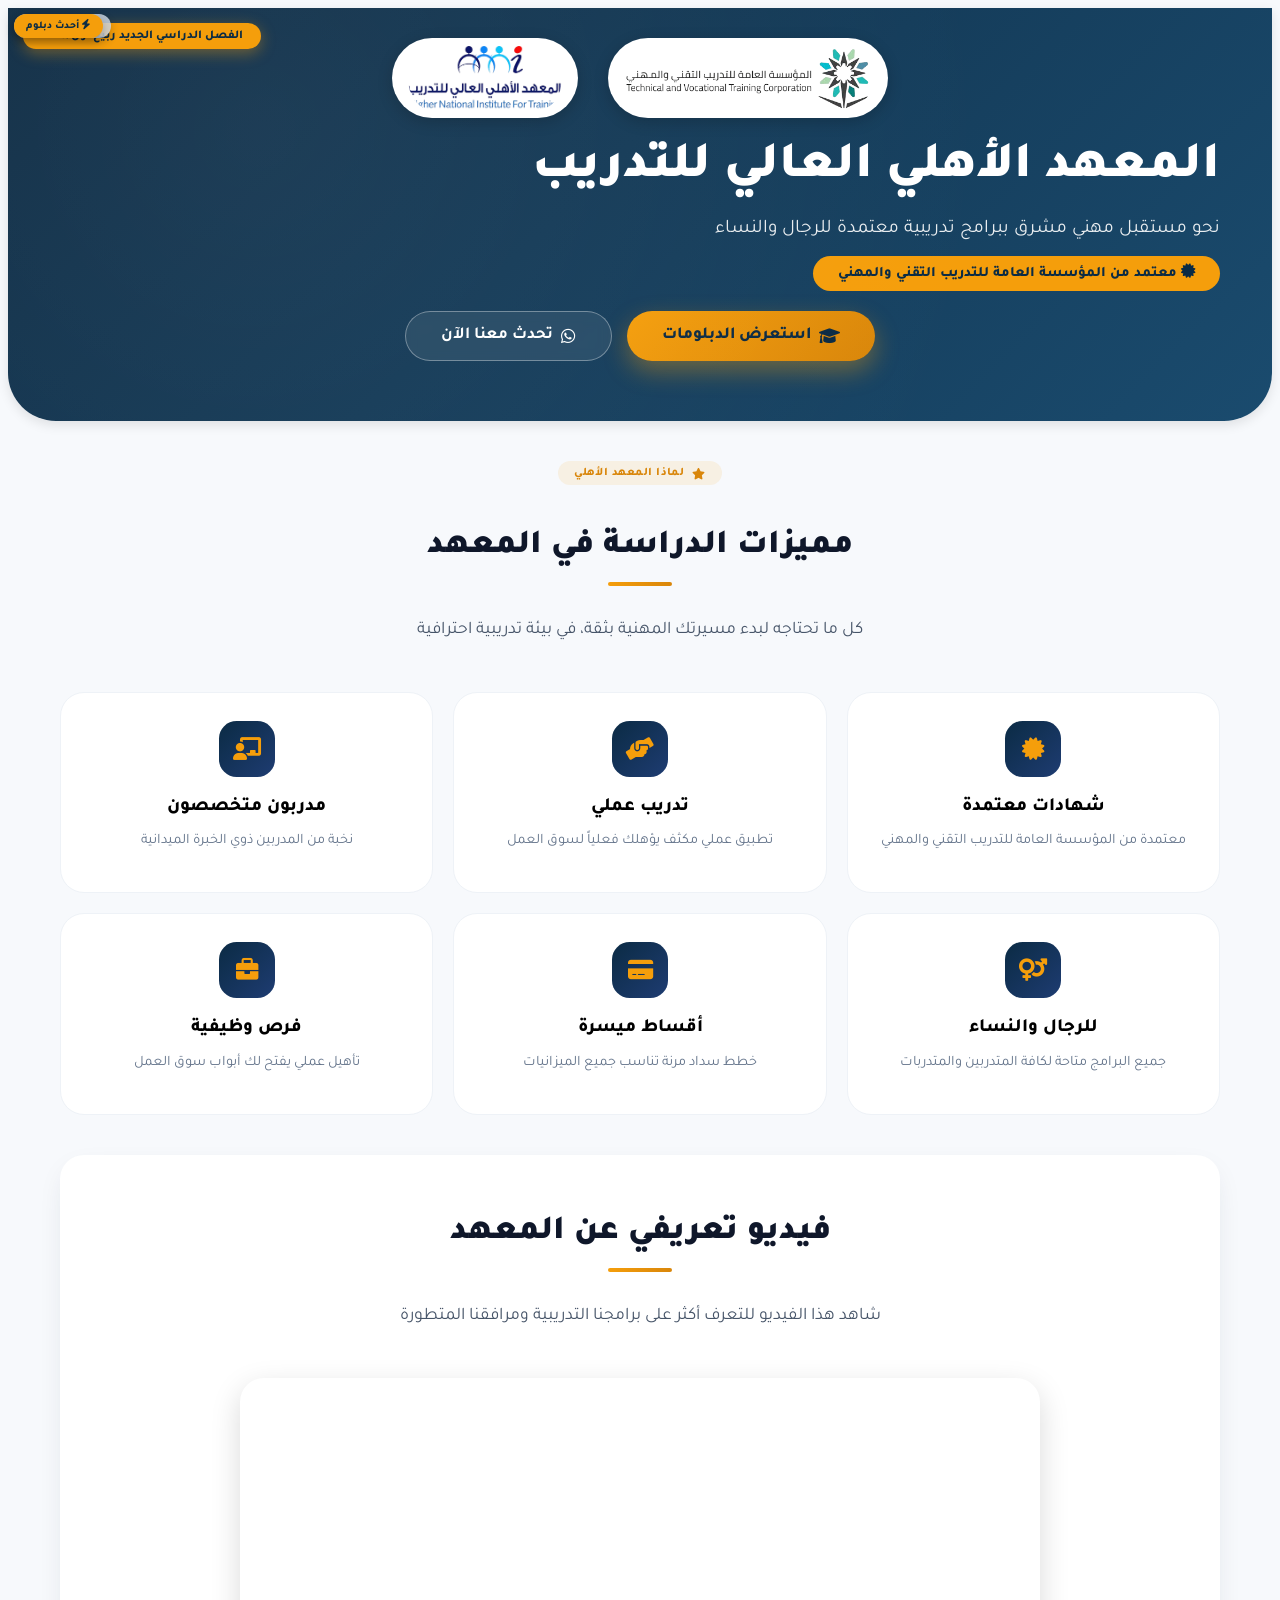
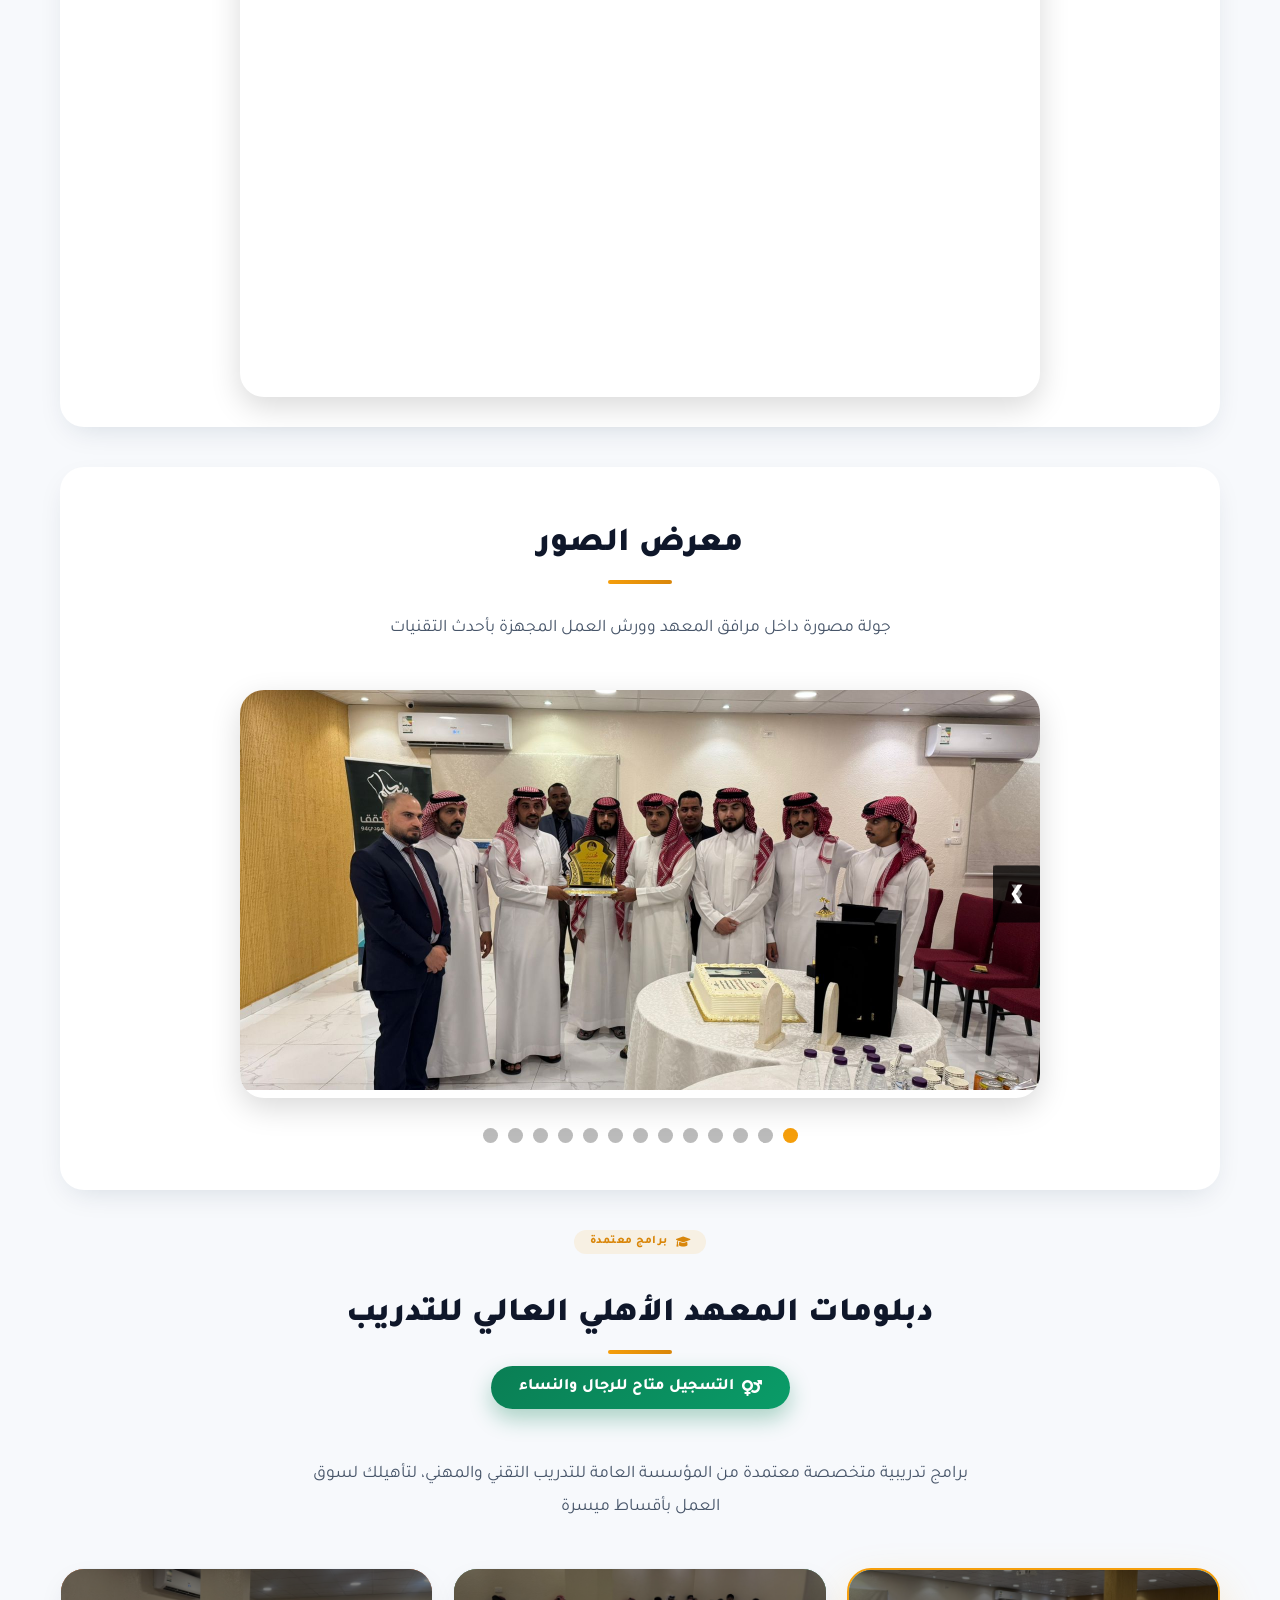
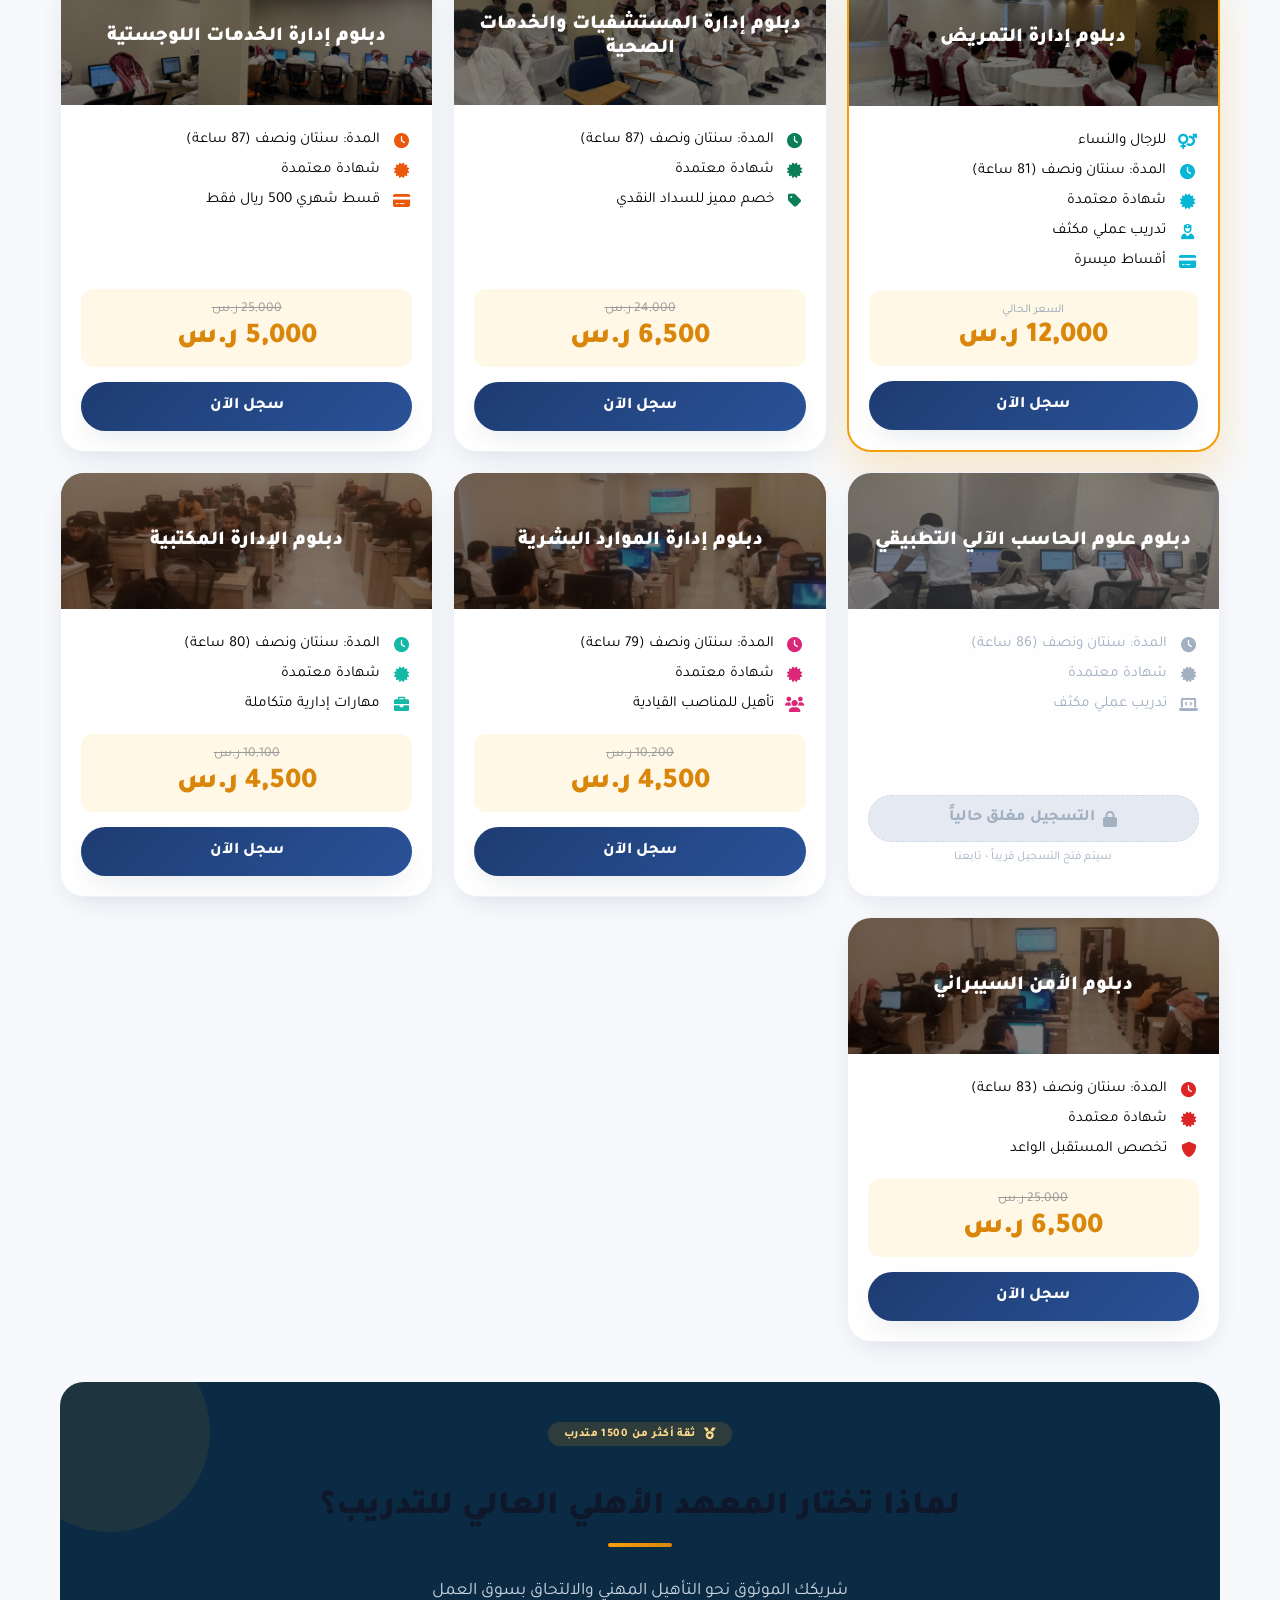
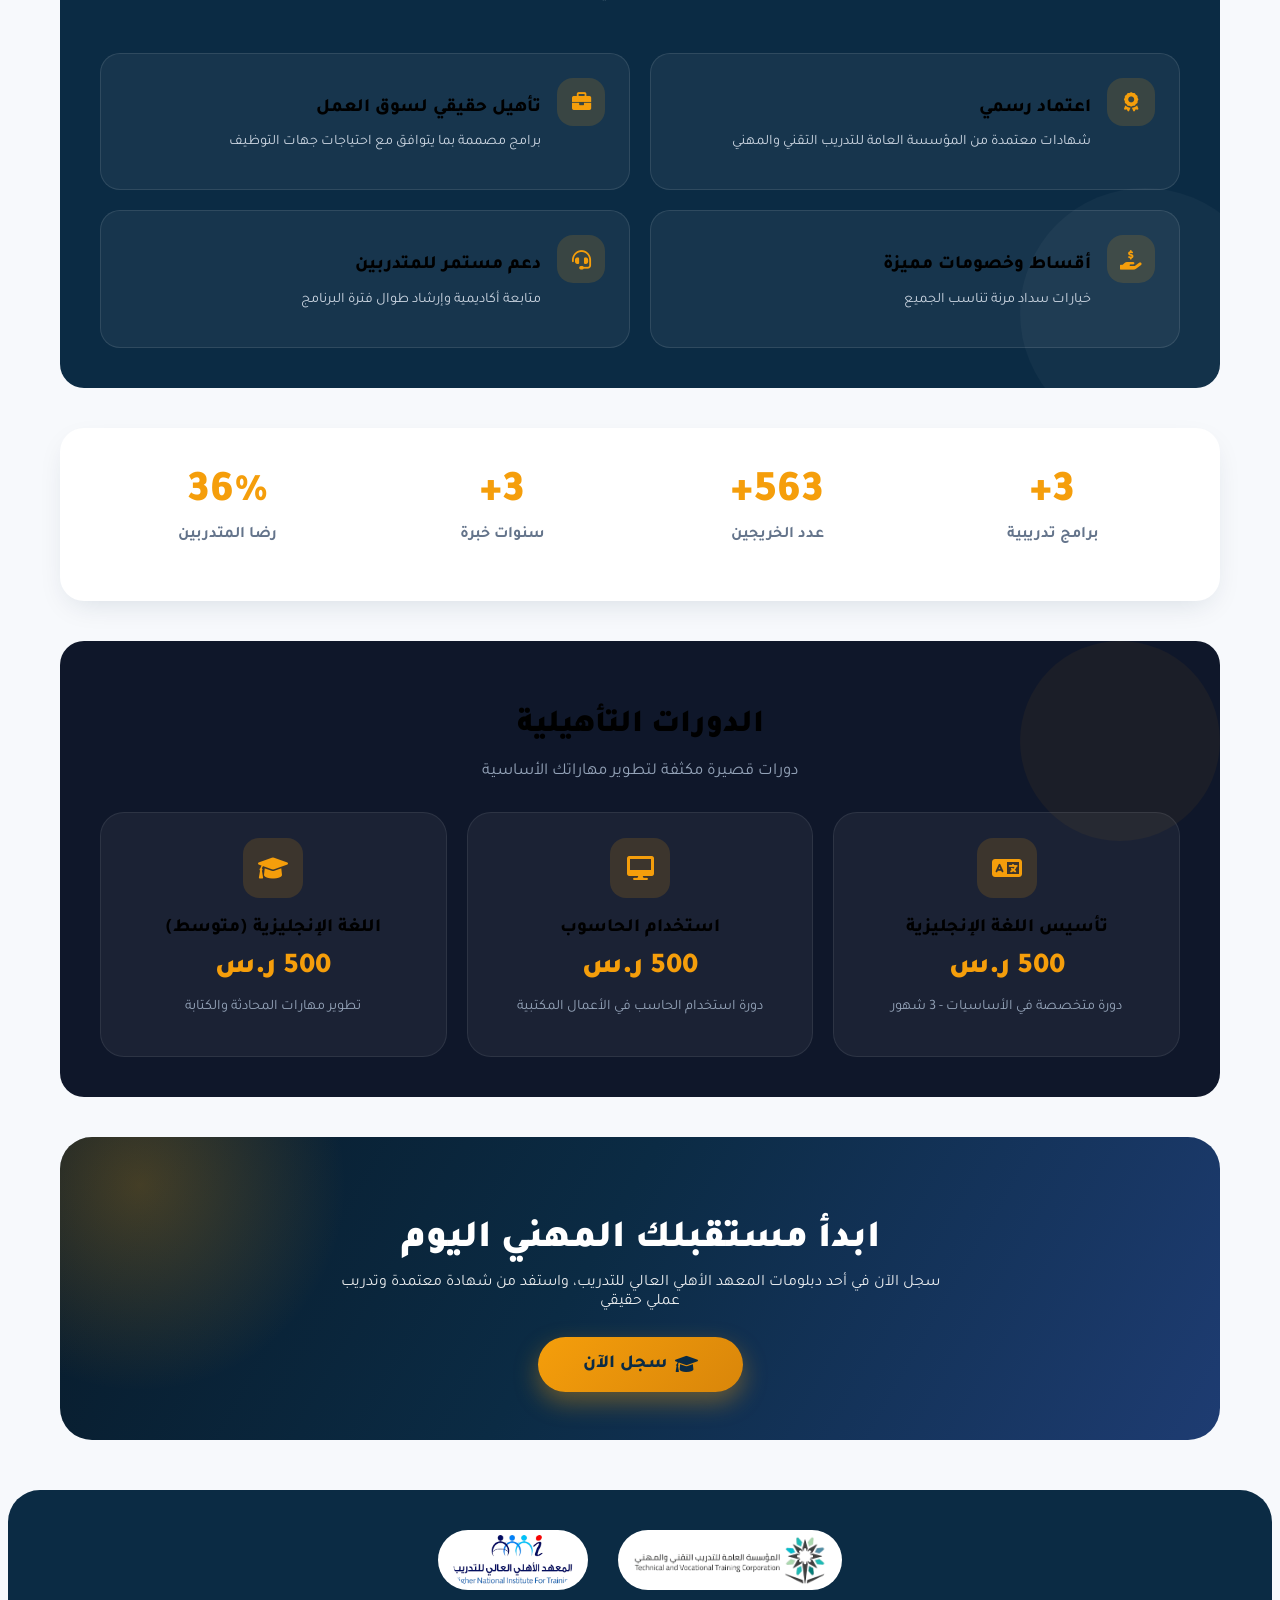
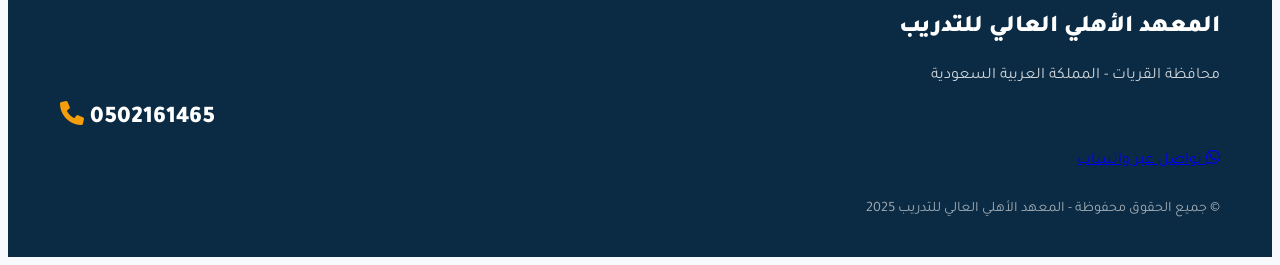
<file: index.html>
<!DOCTYPE html>
<html lang="ar" dir="rtl">
<head>
    <meta charset="UTF-8">
    <meta name="viewport" content="width=device-width, initial-scale=1.0, viewport-fit=cover, user-scalable=yes">

    <!-- ============================= SEO ============================= -->
    <title>دبلومات المعهد الأهلي العالي للتدريب | شهادات معتمدة للرجال والنساء</title>
    <meta name="description" content="التحق بدبلومات المعهد الأهلي العالي للتدريب المعتمدة من المؤسسة العامة للتدريب التقني والمهني. تخصصات التمريض، إدارة التمريض، إدارة المستشفيات، اللوجستية، الموارد البشرية والمزيد. التسجيل متاح للرجال والنساء بأقساط ميسرة.">
    <meta name="keywords" content="المعهد الأهلي العالي للتدريب, دبلومات معتمدة, دبلوم التمريض, دبلوم إدارة التمريض, تدريب تقني ومهني, القريات">
    <meta name="author" content="المعهد الأهلي العالي للتدريب">
    <meta name="robots" content="index, follow">
    <link rel="canonical" href="https://www.your-domain-here.com/">

    <!-- ============================= Open Graph ============================= -->
    <meta property="og:type" content="website">
    <meta property="og:locale" content="ar_SA">
    <meta property="og:title" content="دبلومات المعهد الأهلي العالي للتدريب | شهادات معتمدة للرجال والنساء">
    <meta property="og:description" content="دبلومات معتمدة في التمريض، إدارة التمريض، إدارة المستشفيات، اللوجستية، الموارد البشرية وغيرها. التسجيل متاح الآن للرجال والنساء بأقساط ميسرة.">
    <meta property="og:image" content="my-images/logo.png">
    <meta property="og:site_name" content="المعهد الأهلي العالي للتدريب">

    <!-- ============================= Twitter Card ============================= -->
    <meta name="twitter:card" content="summary_large_image">
    <meta name="twitter:title" content="دبلومات المعهد الأهلي العالي للتدريب">
    <meta name="twitter:description" content="دبلومات معتمدة للرجال والنساء - التحق الآن بأقساط ميسرة.">
    <meta name="twitter:image" content="my-images/logo.png">

    <!-- ============================= Schema.org ============================= -->
    <script type="application/ld+json">
    {
        "@context": "https://schema.org",
        "@type": "EducationalOrganization",
        "name": "المعهد الأهلي العالي للتدريب",
        "logo": "my-images/logo.png",
        "address": {
            "@type": "PostalAddress",
            "addressLocality": "محافظة القريات",
            "addressCountry": "SA"
        },
        "telephone": "+966502161465"
    }
    </script>

    <link href="https://fonts.googleapis.com/css2?family=Tajawal:wght@400;500;700;800;900&display=swap" rel="stylesheet">
    <link rel="stylesheet" href="https://cdnjs.cloudflare.com/ajax/libs/font-awesome/6.0.0-beta3/css/all.min.css">

    <style>
        /* ==================================================================
           التصميم الأساسي
        ================================================================== */
        :root {
            --navy-950: #081b2b;
            --navy-900: #0b2b44;
            --navy-800: #123a5c;
            --blue-700: #1e3c72;
            --blue-600: #2a5298;
            --gold-500: #f59e0b;
            --gold-600: #d9860a;
            --emerald-600: #0a7e54;
            --ink-900: #0f172a;
            --slate-500: #64748b;
            --bg-soft: #f7f9fc;
            --shadow-soft: 0 10px 30px -10px rgba(11,43,68,0.15);
            --shadow-lift: 0 25px 50px -12px rgba(11,43,68,0.28);
        }

        * { font-family: 'Tajawal', sans-serif; box-sizing: border-box; }
        html { scroll-behavior: smooth; }
        body { background: var(--bg-soft); overflow-x: hidden; }

        .bg-primary { background-color: var(--navy-900); }
        .text-primary { color: var(--navy-900); }
        .text-accent { color: var(--gold-500); }
        .bg-accent { background-color: var(--gold-500); }
        .border-accent { border-color: var(--gold-500); }

        .container { max-width: 1200px; margin: 0 auto; padding: 0 20px; }

        .h-display {
            font-size: clamp(1.9rem, 1.35rem + 2.6vw, 4.2rem);
            font-weight: 900;
            line-height: 1.12;
        }
        
        .section-eyebrow {
            display: inline-flex;
            align-items: center;
            gap: 0.5rem;
            font-size: 0.72rem;
            font-weight: 800;
            letter-spacing: 0.04em;
            color: var(--gold-600);
            background: rgba(245,158,11,0.1);
            padding: 0.35rem 1rem;
            border-radius: 999px;
            margin-bottom: 0.85rem;
        }
        
        .section-title {
            font-size: clamp(1.5rem, 1.3rem + 1vw, 2.4rem);
            font-weight: 900;
            text-align: center;
            margin-bottom: 0.75rem;
            color: var(--ink-900);
            position: relative;
            display: inline-block;
            width: 100%;
        }
        .section-title:after {
            content: '';
            display: block;
            width: 64px;
            height: 4px;
            background: linear-gradient(90deg, var(--gold-500), var(--gold-600));
            margin: 14px auto 0;
            border-radius: 4px;
        }
        
        .section-subtitle {
            text-align: center;
            color: #475569;
            margin-bottom: 2rem;
            font-size: 0.95rem;
            max-width: 700px;
            margin-left: auto;
            margin-right: auto;
            padding: 0 1rem;
            line-height: 1.85;
        }
        @media (min-width: 768px) { .section-subtitle { font-size: 1.1rem; margin-bottom: 2.75rem; } }

        .badge-open {
            display: inline-flex;
            align-items: center;
            gap: 0.5rem;
            background: linear-gradient(135deg, var(--emerald-600), #0a9c68);
            color: #fff;
            font-weight: 800;
            padding: 0.6rem 1.4rem;
            border-radius: 999px;
            font-size: 0.85rem;
            box-shadow: 0 10px 22px rgba(10,126,84,0.32);
            margin: 0 auto 2rem;
        }
        @media (min-width: 768px) { .badge-open { font-size: 1rem; padding: 0.75rem 1.75rem; } }

        .hero-text-shadow { text-shadow: 0 4px 15px rgba(0,0,0,0.6), 0 1px 2px rgba(0,0,0,0.4); }

        /* ==================================================================
           الأزرار
        ================================================================== */
        .btn-primary {
            background: linear-gradient(135deg, var(--blue-700) 0%, var(--blue-600) 100%);
            transition: all 0.3s ease;
            color: white;
            font-weight: 800;
            padding: 13px 20px;
            border-radius: 2rem;
            box-shadow: var(--shadow-soft);
            display: inline-flex;
            align-items: center;
            justify-content: center;
            gap: 0.5rem;
            text-align: center;
            font-size: 0.95rem;
            position: relative;
            overflow: hidden;
            cursor: pointer;
            border: none;
            text-decoration: none;
            width: 100%;
        }
        @media (min-width: 768px) { .btn-primary { padding: 15px 22px; font-size: 1.02rem; } }
        .btn-primary::after {
            content: '';
            position: absolute;
            inset: 0;
            background: rgba(255,255,255,0.18);
            transform: translateX(-100%);
            transition: transform 0.5s ease;
        }
        .btn-primary:hover::after { transform: translateX(0); }
        .btn-primary:hover {
            transform: translateY(-3px);
            box-shadow: var(--shadow-lift);
            background: linear-gradient(135deg, #0f2b4f 0%, #1e3a6b 100%);
        }

        .btn-accent {
            background: linear-gradient(135deg, var(--gold-500) 0%, var(--gold-600) 100%);
            color: var(--navy-900);
            font-weight: 800;
            transition: all 0.3s ease;
            box-shadow: 0 10px 24px rgba(245,158,11,0.38);
            display: inline-flex;
            align-items: center;
            justify-content: center;
            gap: 0.5rem;
            border: none;
            cursor: pointer;
            text-decoration: none;
            padding: 12px 24px;
            border-radius: 50px;
        }
        .btn-accent:hover { transform: translateY(-3px); box-shadow: 0 18px 34px rgba(245,158,11,0.5); }

        .btn-ghost {
            background: rgba(255,255,255,0.08);
            border: 1.5px solid rgba(255,255,255,0.35);
            color: #fff;
            font-weight: 700;
            transition: all 0.3s ease;
            display: inline-flex;
            align-items: center;
            justify-content: center;
            gap: 0.5rem;
            backdrop-filter: blur(6px);
            text-decoration: none;
            cursor: pointer;
            padding: 12px 24px;
            border-radius: 50px;
        }
        .btn-ghost:hover { background: rgba(255,255,255,0.18); border-color: rgba(255,255,255,0.6); transform: translateY(-3px); }

        .btn-disabled {
            background: #e2e8f0;
            color: #94a3b8;
            font-weight: 800;
            padding: 13px 20px;
            border-radius: 2rem;
            display: inline-flex;
            align-items: center;
            justify-content: center;
            gap: 0.5rem;
            width: 100%;
            cursor: not-allowed;
            border: 1.5px dashed #cbd5e1;
        }

        /* ==================================================================
           الهيدر
        ================================================================== */
        header {
            background: linear-gradient(135deg, #0f2c44 0%, #1a4b6e 100%);
            color: white;
            padding: 30px 0 60px;
            border-radius: 0 0 3rem 3rem;
            box-shadow: 0 4px 12px rgba(0, 0, 0, 0.1);
            position: relative;
            overflow: hidden;
        }
        header::before {
            content: '';
            position: absolute;
            top: 0;
            left: 0;
            right: 0;
            bottom: 0;
            background: radial-gradient(circle at 20% 30%, rgba(255,255,255,0.05) 0%, transparent 70%);
            pointer-events: none;
        }
        .header-logos {
            display: flex;
            justify-content: center;
            align-items: center;
            gap: 30px;
            margin-bottom: 20px;
            flex-wrap: wrap;
        }
        .header-logos img {
            height: 80px;
            width: auto;
            object-fit: contain;
            background: white;
            padding: 8px 16px;
            border-radius: 50px;
            box-shadow: 0 4px 15px rgba(0,0,0,0.2);
        }
        @media (max-width: 768px) {
            .header-logos img { height: 55px; padding: 5px 12px; }
        }

        .header-badge {
            position: absolute;
            top: 15px;
            left: 15px;
            background: var(--gold-500);
            color: var(--navy-900);
            padding: 6px 18px;
            border-radius: 50px;
            font-weight: 800;
            font-size: 0.75rem;
            box-shadow: 0 4px 15px rgba(245,158,11,0.4);
        }
        @media (max-width: 768px) {
            .header-badge { font-size: 0.6rem; padding: 4px 12px; top: 10px; left: 10px; }
        }

        /* ==================================================================
           بطاقات الدبلومات
        ================================================================== */
        .diploma-card {
            background: white;
            border-radius: 1.5rem;
            overflow: hidden;
            box-shadow: var(--shadow-soft);
            transition: transform 0.35s ease, box-shadow 0.35s ease, border-color 0.35s ease;
            border: 1px solid #eef2f7;
            height: 100%;
            display: flex;
            flex-direction: column;
        }
        .diploma-card:hover:not(.is-disabled) {
            transform: translateY(-9px);
            box-shadow: var(--shadow-lift);
            border-color: rgba(245,158,11,0.4);
        }
        .diploma-card.is-featured {
            border: 2px solid var(--gold-500);
            box-shadow: 0 20px 45px rgba(245,158,11,0.22);
        }
        .diploma-card.is-disabled { opacity: 0.85; }

        .diploma-header {
            position: relative;
            height: 8.5rem;
            display: flex;
            align-items: center;
            justify-content: center;
            text-align: center;
            overflow: hidden;
        }
        .diploma-header .overlay {
            position: absolute;
            inset: 0;
            background: rgba(0,0,0,0.5);
        }
        .diploma-header h3 {
            position: relative;
            z-index: 10;
            font-size: 1.125rem;
            font-weight: 900;
            padding: 0 0.75rem;
            color: white;
        }
        @media (min-width: 768px) { .diploma-header h3 { font-size: 1.25rem; } }
        .diploma-header img {
            position: absolute;
            inset: 0;
            width: 100%;
            height: 100%;
            object-fit: cover;
        }

        .ribbon {
            position: absolute;
            top: 0.85rem;
            left: 0.85rem;
            z-index: 20;
            background: var(--gold-500);
            color: var(--navy-900);
            font-weight: 800;
            font-size: 0.65rem;
            padding: 0.32rem 0.8rem;
            border-radius: 999px;
            box-shadow: 0 4px 10px rgba(0,0,0,0.25);
        }
        .ribbon-muted {
            background: #cbd5e1;
            color: #475569;
        }

        .diploma-body {
            padding: 20px;
            flex: 1;
            display: flex;
            flex-direction: column;
        }
        .diploma-body ul {
            list-style: none;
            padding: 0;
            margin: 0 0 15px 0;
            flex: 1;
        }
        .diploma-body ul li {
            display: flex;
            align-items: center;
            gap: 10px;
            padding: 6px 0;
            font-size: 0.95rem;
        }
        .diploma-body ul li i {
            width: 22px;
            text-align: center;
        }
        .diploma-body .price-box {
            background: #fff8e7;
            border-radius: 12px;
            padding: 12px;
            text-align: center;
            margin-bottom: 15px;
        }
        .diploma-body .price-box .original {
            text-decoration: line-through;
            color: #999;
            font-size: 0.85rem;
        }
        .diploma-body .price-box .current {
            font-size: 1.8rem;
            font-weight: 900;
            color: var(--gold-600);
        }

        /* ==================================================================
           المميزات
        ================================================================== */
        .feature-card {
            background: #fff;
            border: 1px solid #eef2f7;
            border-radius: 1.5rem;
            padding: 1.75rem 1.25rem;
            text-align: center;
            transition: transform 0.35s ease, box-shadow 0.35s ease, border-color 0.35s ease;
        }
        .feature-card:hover { transform: translateY(-6px); box-shadow: var(--shadow-soft); border-color: var(--gold-500); }
        .feature-icon {
            width: 3.5rem; height: 3.5rem;
            border-radius: 1.1rem;
            display: flex; align-items: center; justify-content: center;
            margin: 0 auto 1rem;
            background: linear-gradient(135deg, var(--navy-900), var(--blue-700));
            color: var(--gold-500);
            font-size: 1.4rem;
            transition: transform 0.35s ease;
        }
        .feature-card:hover .feature-icon { transform: scale(1.1) rotate(-5deg); }

        /* ==================================================================
           لماذا تختار المعهد
        ================================================================== */
        .why-card {
            display: flex; gap: 1rem; align-items: flex-start;
            background: rgba(255,255,255,0.05);
            border: 1px solid rgba(255,255,255,0.1);
            border-radius: 1.25rem;
            padding: 1.5rem;
            transition: all 0.35s ease;
        }
        .why-card:hover { background: rgba(255,255,255,0.1); transform: translateY(-4px); }
        .why-icon {
            flex-shrink: 0; width: 3rem; height: 3rem; border-radius: 1rem;
            display: flex; align-items: center; justify-content: center;
            background: rgba(245,158,11,0.15); color: var(--gold-500); font-size: 1.2rem;
        }

        /* ==================================================================
           الإحصائيات
        ================================================================== */
        .stat-number { font-size: 2.1rem; font-weight: 900; color: var(--gold-500); }
        @media (min-width: 768px) { .stat-number { font-size: 2.75rem; } }

        /* ==================================================================
           شريط CTA
        ================================================================== */
        .cta-banner {
            background: linear-gradient(120deg, var(--navy-950) 0%, var(--navy-900) 45%, var(--blue-700) 100%);
            position: relative;
            overflow: hidden;
            border-radius: 2rem;
            padding: 3rem 2rem;
            text-align: center;
            color: white;
        }
        .cta-banner::before {
            content: '';
            position: absolute;
            width: 26rem; height: 26rem;
            background: radial-gradient(circle, rgba(245,158,11,0.25), transparent 70%);
            top: -10rem; left: -8rem;
        }
        .cta-banner .relative { position: relative; z-index: 10; }

        /* ==================================================================
           معرض الصور (السلايد شو)
        ================================================================== */
        .slideshow-container {
            position: relative;
            max-width: 800px;
            margin: 20px auto;
            overflow: hidden;
            border-radius: 1.5rem;
            box-shadow: 0 10px 30px rgba(0,0,0,0.15);
        }
        .slide {
            display: none;
            width: 100%;
        }
        .slide.active {
            display: block;
            animation: fadeIn 0.8s ease;
        }
        .slide img {
            width: 100%;
            height: 400px;
            object-fit: cover;
        }
        @media (max-width: 768px) {
            .slide img { height: 250px; }
        }
        @keyframes fadeIn {
            from { opacity: 0.4; }
            to { opacity: 1; }
        }
        .prev, .next {
            cursor: pointer;
            position: absolute;
            top: 50%;
            transform: translateY(-50%);
            padding: 16px;
            color: white;
            font-weight: bold;
            font-size: 18px;
            background: rgba(0,0,0,0.5);
            border-radius: 0 3px 3px 0;
            transition: 0.3s;
            z-index: 10;
            border: none;
        }
        .next {
            right: 0;
            border-radius: 3px 0 0 3px;
        }
        .prev:hover, .next:hover {
            background: rgba(0,0,0,0.8);
        }
        .dots-container {
            text-align: center;
            margin-top: 20px;
            padding: 10px 0;
            overflow-x: auto;
            white-space: nowrap;
        }
        .dot {
            cursor: pointer;
            height: 15px;
            width: 15px;
            margin: 0 5px;
            background-color: #bbb;
            border-radius: 50%;
            display: inline-block;
            transition: background-color 0.3s;
            border: none;
        }
        .dot.active {
            background-color: var(--gold-500);
        }

        /* ==================================================================
           الفيديو
        ================================================================== */
        .video-container {
            position: relative;
            padding-bottom: 56.25%;
            height: 0;
            overflow: hidden;
            border-radius: 1.5rem;
            box-shadow: 0 10px 30px rgba(0,0,0,0.15);
            max-width: 800px;
            margin: 0 auto;
        }
        .video-container iframe {
            position: absolute;
            top: 0;
            left: 0;
            width: 100%;
            height: 100%;
            border: none;
        }

        /* ==================================================================
           المودال
        ================================================================== */
        .modal {
            display: none;
            position: fixed;
            z-index: 1000;
            left: 0;
            top: 0;
            width: 100%;
            height: 100%;
            background: rgba(0,0,0,0.6);
            backdrop-filter: blur(4px);
            justify-content: center;
            align-items: center;
        }
        .modal.active { display: flex; }
        .modal-content {
            background: white;
            padding: 30px;
            border-radius: 1.5rem;
            max-width: 450px;
            width: 90%;
            text-align: center;
            position: relative;
            animation: modalFadeIn 0.3s ease;
        }
        @keyframes modalFadeIn {
            from { opacity: 0; transform: translateY(-30px) scale(0.95); }
            to { opacity: 1; transform: translateY(0) scale(1); }
        }
        .modal-close {
            position: absolute;
            top: 10px;
            left: 15px;
            font-size: 28px;
            cursor: pointer;
            color: #aaa;
            transition: color 0.3s;
            background: none;
            border: none;
        }
        .modal-close:hover { color: #333; }
        .modal .whatsapp-number {
            font-size: 1.8rem;
            font-weight: 900;
            color: #25D366;
            margin: 15px 0;
            direction: ltr;
        }
        .modal .copy-btn {
            background: #25D366;
            color: white;
            border: none;
            padding: 10px 25px;
            border-radius: 50px;
            cursor: pointer;
            font-size: 1rem;
            font-weight: 700;
            transition: background 0.3s;
            font-family: 'Tajawal', sans-serif;
        }
        .modal .copy-btn:hover { background: #128C7E; }
        .modal .whatsapp-link {
            display: inline-block;
            background: #25D366;
            color: white;
            padding: 12px 30px;
            border-radius: 50px;
            text-decoration: none;
            font-weight: 700;
            margin-top: 15px;
            transition: background 0.3s;
        }
        .modal .whatsapp-link:hover { background: #128C7E; }

        /* ==================================================================
           الفوتر
        ================================================================== */
        footer {
            background: var(--navy-900);
            color: white;
            padding: 40px 0 25px;
            border-radius: 2rem 2rem 0 0;
            margin-top: 50px;
        }
        .footer-logos {
            display: flex;
            justify-content: center;
            gap: 30px;
            margin-bottom: 20px;
            flex-wrap: wrap;
        }
        .footer-logos img {
            height: 60px;
            width: auto;
            object-fit: contain;
            background: white;
            padding: 5px 15px;
            border-radius: 30px;
        }
        @media (max-width: 768px) {
            .footer-logos img { height: 45px; padding: 4px 10px; }
        }
        .footer-contact {
            font-size: 1.5rem;
            font-weight: 900;
            margin: 15px 0;
            direction: ltr;
        }
        .footer .whatsapp-link {
            display: inline-block;
            background: #25D366;
            color: white;
            padding: 12px 30px;
            border-radius: 50px;
            text-decoration: none;
            font-weight: 700;
            transition: background 0.3s;
        }
        .footer .whatsapp-link:hover { background: #128C7E; }

        /* ==================================================================
           زر التسجيل الثابت للجوال
        ================================================================== */
        .sticky-cta {
            position: fixed;
            bottom: 0;
            left: 0;
            right: 0;
            z-index: 90;
            background: rgba(11,43,68,0.97);
            backdrop-filter: blur(8px);
            padding: 0.7rem 1rem calc(0.7rem + env(safe-area-inset-bottom));
            display: none;
            align-items: center;
            justify-content: space-between;
            gap: 0.75rem;
            box-shadow: 0 -6px 25px rgba(0,0,0,0.25);
        }
        @media (max-width: 768px) { .sticky-cta { display: flex; } }
        .sticky-cta .cta-text { color: #fff; font-weight: 700; font-size: 0.8rem; line-height: 1.3; }
        .sticky-cta .cta-btn { flex-shrink: 0; white-space: nowrap; }
        @media (max-width: 768px) { body { padding-bottom: 4.5rem; } }

        /* ==================================================================
           الشبكات
        ================================================================== */
        .grid-2 { display: grid; grid-template-columns: 1fr 1fr; gap: 20px; }
        .grid-3 { display: grid; grid-template-columns: repeat(3, 1fr); gap: 20px; }
        .grid-4 { display: grid; grid-template-columns: repeat(4, 1fr); gap: 20px; }
        @media (max-width: 768px) {
            .grid-2, .grid-3, .grid-4 { grid-template-columns: 1fr; }
        }
        @media (min-width: 769px) and (max-width: 1024px) {
            .grid-3 { grid-template-columns: repeat(2, 1fr); }
            .grid-4 { grid-template-columns: repeat(2, 1fr); }
        }

        /* ==================================================================
           المظهر (Reveal)
        ================================================================== */
        .reveal { opacity: 0; transform: translateY(24px); transition: opacity 0.6s ease, transform 0.6s ease; }
        .reveal.is-visible { opacity: 1; transform: translateY(0); }

        /* ==================================================================
           متنوعات
        ================================================================== */
        .text-center { text-align: center; }
        .mt-20 { margin-top: 20px; }
        .mt-30 { margin-top: 30px; }
        .mt-40 { margin-top: 40px; }
        .mb-20 { margin-bottom: 20px; }
        .mb-30 { margin-bottom: 30px; }
        .mb-40 { margin-bottom: 40px; }
        .gap-20 { gap: 20px; }
        .gap-30 { gap: 30px; }
        .bg-white { background: white; }
        .rounded-2xl { border-radius: 1.5rem; }
        .shadow-lg { box-shadow: var(--shadow-soft); }
        .p-20 { padding: 20px; }
        .p-30 { padding: 30px; }
        .p-40 { padding: 40px; }

        @media (max-width: 768px) {
            .p-40 { padding: 20px; }
            .p-30 { padding: 20px; }
        }
    </style>
</head>
<body>

    <!-- ======================================================================
         HEADER
    ====================================================================== -->
    <header>
        <div class="header-badge">الفصل الدراسي الجديد ربيع اول/1448</div>
        <div class="container">
            <div class="header-logos">
                <img src="my-images/log1.png" alt="شعار المعهد الأهلي العالي للتدريب">
                <img src="my-images/logo.png" alt="شعار المؤسسة العامة للتدريب التقني والمهني">
            </div>
            <h1 style="font-size: clamp(2rem, 4vw, 3.5rem); font-weight: 900; margin: 10px 0 5px;">المعهد الأهلي العالي للتدريب</h1>
            <p style="font-size: clamp(1rem, 1.5vw, 1.3rem); opacity: 0.9; margin-bottom: 15px;">نحو مستقبل مهني مشرق ببرامج تدريبية معتمدة للرجال والنساء</p>
            <div style="display: inline-block; background: var(--gold-500); color: var(--navy-900); padding: 8px 25px; border-radius: 50px; font-weight: 800; font-size: 0.9rem;">
                <i class="fas fa-certificate"></i> معتمد من المؤسسة العامة للتدريب التقني والمهني
            </div>
            <div style="margin-top: 20px; display: flex; flex-wrap: wrap; justify-content: center; gap: 15px;">
                <a href="#diplomas" class="btn-accent" style="padding: 14px 35px; font-size: 1.05rem;">
                    <i class="fas fa-graduation-cap"></i> استعرض الدبلومات
                </a>
                <a href="https://wa.me/966502161465" class="btn-ghost" style="padding: 14px 35px; font-size: 1.05rem;">
                    <i class="fab fa-whatsapp"></i> تحدث معنا الآن
                </a>
            </div>
        </div>
    </header>

    <!-- ======================================================================
         MAIN CONTENT
    ====================================================================== -->
    <main class="container">

        <!-- ======================================================================
             FEATURES - المميزات
        ====================================================================== -->
        <section class="mt-40 mb-40 reveal">
            <div class="text-center">
                <span class="section-eyebrow"><i class="fas fa-star"></i> لماذا المعهد الأهلي</span>
            </div>
            <h2 class="section-title">مميزات الدراسة في المعهد</h2>
            <p class="section-subtitle">كل ما تحتاجه لبدء مسيرتك المهنية بثقة، في بيئة تدريبية احترافية</p>
            <div class="grid-3">
                <div class="feature-card">
                    <div class="feature-icon"><i class="fas fa-certificate"></i></div>
                    <h3 style="font-weight: 800; margin-bottom: 5px;">شهادات معتمدة</h3>
                    <p style="color: #64748b; font-size: 0.9rem;">معتمدة من المؤسسة العامة للتدريب التقني والمهني</p>
                </div>
                <div class="feature-card">
                    <div class="feature-icon"><i class="fas fa-hands-helping"></i></div>
                    <h3 style="font-weight: 800; margin-bottom: 5px;">تدريب عملي</h3>
                    <p style="color: #64748b; font-size: 0.9rem;">تطبيق عملي مكثف يؤهلك فعلياً لسوق العمل</p>
                </div>
                <div class="feature-card">
                    <div class="feature-icon"><i class="fas fa-chalkboard-teacher"></i></div>
                    <h3 style="font-weight: 800; margin-bottom: 5px;">مدربون متخصصون</h3>
                    <p style="color: #64748b; font-size: 0.9rem;">نخبة من المدربين ذوي الخبرة الميدانية</p>
                </div>
                <div class="feature-card">
                    <div class="feature-icon"><i class="fas fa-venus-mars"></i></div>
                    <h3 style="font-weight: 800; margin-bottom: 5px;">للرجال والنساء</h3>
                    <p style="color: #64748b; font-size: 0.9rem;">جميع البرامج متاحة لكافة المتدربين والمتدربات</p>
                </div>
                <div class="feature-card">
                    <div class="feature-icon"><i class="fas fa-credit-card"></i></div>
                    <h3 style="font-weight: 800; margin-bottom: 5px;">أقساط ميسرة</h3>
                    <p style="color: #64748b; font-size: 0.9rem;">خطط سداد مرنة تناسب جميع الميزانيات</p>
                </div>
                <div class="feature-card">
                    <div class="feature-icon"><i class="fas fa-briefcase"></i></div>
                    <h3 style="font-weight: 800; margin-bottom: 5px;">فرص وظيفية</h3>
                    <p style="color: #64748b; font-size: 0.9rem;">تأهيل عملي يفتح لك أبواب سوق العمل</p>
                </div>
            </div>
        </section>

        <!-- ======================================================================
             VIDEO - فيديو تعريفي
        ====================================================================== -->
        <section class="bg-white rounded-2xl p-30 shadow-lg mb-40 reveal">
            <h2 class="section-title">فيديو تعريفي عن المعهد</h2>
            <p class="section-subtitle">شاهد هذا الفيديو للتعرف أكثر على برامجنا التدريبية ومرافقنا المتطورة</p>
            <div class="video-container">
                <iframe src="https://streamable.com/rpul8w?autoplay=1&mute=1" allow="accelerometer; autoplay; clipboard-write; encrypted-media; gyroscope; picture-in-picture" allowfullscreen></iframe>
            </div>
        </section>

        <!-- ======================================================================
             SLIDESHOW - معرض الصور
        ====================================================================== -->
        <section class="bg-white rounded-2xl p-30 shadow-lg mb-40 reveal">
            <h2 class="section-title">معرض الصور</h2>
            <p class="section-subtitle">جولة مصورة داخل مرافق المعهد وورش العمل المجهزة بأحدث التقنيات</p>
            
            <div class="slideshow-container">
                <div class="slide active">
                    <img src="my-images/photo1.jpg" alt="صورة 1 للمعهد">
                </div>
                <div class="slide">
                    <img src="my-images/photo2.jpg" alt="صورة 2 للمعهد">
                </div>
                <div class="slide">
                    <img src="my-images/photo3.jpg" alt="صورة 3 للمعهد">
                </div>
                <div class="slide">
                    <img src="my-images/photo4.jpg" alt="صورة 4 للمعهد">
                </div>
                <div class="slide">
                    <img src="my-images/photo5.jpg" alt="صورة 5 للمعهد">
                </div>
                <div class="slide">
                    <img src="my-images/photo6.jpg" alt="صورة 6 للمعهد">
                </div>
                <div class="slide">
                    <img src="my-images/photo7.jpg" alt="صورة 7 للمعهد">
                </div>
                <div class="slide">
                    <img src="my-images/photo8.jpg" alt="صورة 8 للمعهد">
                </div>
                <div class="slide">
                    <img src="my-images/photo9.jpg" alt="صورة 9 للمعهد">
                </div>
                <div class="slide">
                    <img src="my-images/photo10.jpg" alt="صورة 10 للمعهد">
                </div>
                <div class="slide">
                    <img src="my-images/photo11.jpg" alt="صورة 11 للمعهد">
                </div>
                <div class="slide">
                    <img src="my-images/photo16.jpg" alt="صورة 16 للمعهد">
                </div>
                <div class="slide">
                    <img src="my-images/photo144.jpg" alt="صورة 144 للمعهد">
                </div>
                
                <button class="prev" onclick="changeSlide(-1)">&#10094;</button>
                <button class="next" onclick="changeSlide(1)">&#10095;</button>
            </div>
            
            <div class="dots-container" id="dotsContainer"></div>
        </section>

        <!-- ======================================================================
             DIPLOMAS - الدبلومات
        ====================================================================== -->
        <section id="diplomas" class="mb-40 scroll-mt-6">
            <div class="text-center">
                <span class="section-eyebrow"><i class="fas fa-graduation-cap"></i> برامج معتمدة</span>
            </div>
            <h2 class="section-title">دبلومات المعهد الأهلي العالي للتدريب</h2>
            <div class="text-center">
                <span class="badge-open"><i class="fas fa-venus-mars"></i> التسجيل متاح للرجال والنساء</span>
            </div>
            <p class="section-subtitle">برامج تدريبية متخصصة معتمدة من المؤسسة العامة للتدريب التقني والمهني، لتأهيلك لسوق العمل بأقساط ميسرة</p>

            <div class="grid-3">

                <!-- دبلوم 1 - التمريض (جديد) -->
               
                <!-- دبلوم 2 - إدارة التمريض (جديد - أحدث دبلوم) -->
                <div class="diploma-card is-featured">
                    <div class="ribbon"><i class="fas fa-bolt"></i> أحدث دبلوم</div>
                    <div class="diploma-header" style="background: linear-gradient(135deg, #0e7490, #06b6d4);">
                        <img src="https://images.unsplash.com/photo-1576091160399-112ba8d25d1d?q=80&w=400&auto=format&fit=crop" alt="دبلوم إدارة التمريض" onerror="this.src='my-images/photo2.jpg';">
                        <div class="overlay"></div>
                        <h3>دبلوم إدارة التمريض</h3>
                    </div>
                    <div class="diploma-body">
                        <ul>
                            <li><i class="fas fa-venus-mars" style="color: #06b6d4;"></i> للرجال والنساء</li>
                            <li><i class="fas fa-clock" style="color: #06b6d4;"></i> المدة: سنتان ونصف (81 ساعة)</li>
                            <li><i class="fas fa-certificate" style="color: #06b6d4;"></i> شهادة معتمدة</li>
                            <li><i class="fas fa-user-nurse" style="color: #06b6d4;"></i> تدريب عملي مكثف</li>
                            <li><i class="fas fa-credit-card" style="color: #06b6d4;"></i> أقساط ميسرة</li>
                        </ul>
                        <div class="price-box">
                            <div style="color: #94a3b8; font-size: 0.75rem; margin-bottom: 2px;">السعر الحالي</div>
                            <div class="current">12,000 ر.س</div>
                        </div>
                        <button class="btn-primary" onclick="openModal('دبلوم إدارة التمريض')">سجل الآن</button>
                    </div>
                </div>

                <!-- دبلوم 3 - إدارة المستشفيات -->
                <div class="diploma-card">
                    <div class="diploma-header" style="background: linear-gradient(135deg, #0f5c3e, #0a7e54);">
                        <img src="https://images.unsplash.com/photo-1519494026892-80bbd2d6fd0d?q=80&w=400&auto=format&fit=crop" alt="إدارة المستشفيات" onerror="this.src='my-images/photo3.jpg';">
                        <div class="overlay"></div>
                        <h3>دبلوم إدارة المستشفيات والخدمات الصحية</h3>
                    </div>
                    <div class="diploma-body">
                        <ul>
                            <li><i class="fas fa-clock" style="color: #0a7e54;"></i> المدة: سنتان ونصف (87 ساعة)</li>
                            <li><i class="fas fa-certificate" style="color: #0a7e54;"></i> شهادة معتمدة</li>
                            <li><i class="fas fa-tag" style="color: #0a7e54;"></i> خصم مميز للسداد النقدي</li>
                        </ul>
                        <div class="price-box">
                            <div style="color: #94a3b8; font-size: 0.75rem; margin-bottom: 2px;">
                                <span class="original">24,000 ر.س</span>
                            </div>
                            <div class="current">6,500 ر.س</div>
                        </div>
                        <button class="btn-primary" onclick="openModal('دبلوم إدارة المستشفيات والخدمات الصحية')">سجل الآن</button>
                    </div>
                </div>

                <!-- دبلوم 4 - الخدمات اللوجستية -->
                <div class="diploma-card">
                    <div class="diploma-header" style="background: linear-gradient(135deg, #c2410c, #ea580c);">
                        <img src="https://images.unsplash.com/photo-1586528116311-ad8dd3c8310d?q=80&w=400&auto=format&fit=crop" alt="الخدمات اللوجستية" onerror="this.src='my-images/photo4.jpg';">
                        <div class="overlay"></div>
                        <h3>دبلوم إدارة الخدمات اللوجستية</h3>
                    </div>
                    <div class="diploma-body">
                        <ul>
                            <li><i class="fas fa-clock" style="color: #ea580c;"></i> المدة: سنتان ونصف (87 ساعة)</li>
                            <li><i class="fas fa-certificate" style="color: #ea580c;"></i> شهادة معتمدة</li>
                            <li><i class="fas fa-credit-card" style="color: #ea580c;"></i> قسط شهري 500 ريال فقط</li>
                        </ul>
                        <div class="price-box">
                            <div style="color: #94a3b8; font-size: 0.75rem; margin-bottom: 2px;">
                                <span class="original">25,000 ر.س</span>
                            </div>
                            <div class="current">5,000 ر.س</div>
                        </div>
                        <button class="btn-primary" onclick="openModal('دبلوم إدارة الخدمات اللوجستية')">سجل الآن</button>
                    </div>
                </div>

                <!-- دبلوم 5 - علوم الحاسب الآلي التطبيقي (غير متاح) -->
                <div class="diploma-card is-disabled">
                    <div class="ribbon ribbon-muted"><i class="fas fa-clock"></i> سيفتح قريباً</div>
                    <div class="diploma-header" style="background: linear-gradient(135deg, #64748b, #94a3b8); filter: grayscale(0.35);">
                        <img src="https://images.unsplash.com/photo-1517694712202-14dd9538aa97?q=80&w=400&auto=format&fit=crop" alt="علوم الحاسب" onerror="this.src='my-images/photo5.jpg';">
                        <div class="overlay"></div>
                        <h3>دبلوم علوم الحاسب الآلي التطبيقي</h3>
                    </div>
                    <div class="diploma-body">
                        <ul style="color: #94a3b8;">
                            <li><i class="fas fa-clock" style="color: #94a3b8;"></i> المدة: سنتان ونصف (86 ساعة)</li>
                            <li><i class="fas fa-certificate" style="color: #94a3b8;"></i> شهادة معتمدة</li>
                            <li><i class="fas fa-laptop-code" style="color: #94a3b8;"></i> تدريب عملي مكثف</li>
                        </ul>
                        <div class="btn-disabled"><i class="fas fa-lock"></i> التسجيل مغلق حالياً</div>
                        <p style="text-align: center; color: #94a3b8; font-size: 0.75rem; margin-top: 8px;">سيتم فتح التسجيل قريباً - تابعنا</p>
                    </div>
                </div>

                <!-- دبلوم 6 - الموارد البشرية -->
                <div class="diploma-card">
                    <div class="diploma-header" style="background: linear-gradient(135deg, #be185d, #db2777);">
                        <img src="https://images.unsplash.com/photo-1521737711867-e3b97375f902?q=80&w=400&auto=format&fit=crop" alt="الموارد البشرية" onerror="this.src='my-images/photo6.jpg';">
                        <div class="overlay"></div>
                        <h3>دبلوم إدارة الموارد البشرية</h3>
                    </div>
                    <div class="diploma-body">
                        <ul>
                            <li><i class="fas fa-clock" style="color: #db2777;"></i> المدة: سنتان ونصف (79 ساعة)</li>
                            <li><i class="fas fa-certificate" style="color: #db2777;"></i> شهادة معتمدة</li>
                            <li><i class="fas fa-users" style="color: #db2777;"></i> تأهيل للمناصب القيادية</li>
                        </ul>
                        <div class="price-box">
                            <div style="color: #94a3b8; font-size: 0.75rem; margin-bottom: 2px;">
                                <span class="original">10,200 ر.س</span>
                            </div>
                            <div class="current">4,500 ر.س</div>
                        </div>
                        <button class="btn-primary" onclick="openModal('دبلوم إدارة الموارد البشرية')">سجل الآن</button>
                    </div>
                </div>

                <!-- دبلوم 7 - الإدارة المكتبية -->
                <div class="diploma-card">
                    <div class="diploma-header" style="background: linear-gradient(135deg, #0f766e, #14b8a6);">
                        <img src="https://images.unsplash.com/photo-1497366216548-37526070297c?q=80&w=400&auto=format&fit=crop" alt="الإدارة المكتبية" onerror="this.src='my-images/photo7.jpg';">
                        <div class="overlay"></div>
                        <h3>دبلوم الإدارة المكتبية</h3>
                    </div>
                    <div class="diploma-body">
                        <ul>
                            <li><i class="fas fa-clock" style="color: #14b8a6;"></i> المدة: سنتان ونصف (80 ساعة)</li>
                            <li><i class="fas fa-certificate" style="color: #14b8a6;"></i> شهادة معتمدة</li>
                            <li><i class="fas fa-briefcase" style="color: #14b8a6;"></i> مهارات إدارية متكاملة</li>
                        </ul>
                        <div class="price-box">
                            <div style="color: #94a3b8; font-size: 0.75rem; margin-bottom: 2px;">
                                <span class="original">10,100 ر.س</span>
                            </div>
                            <div class="current">4,500 ر.س</div>
                        </div>
                        <button class="btn-primary" onclick="openModal('دبلوم الإدارة المكتبية')">سجل الآن</button>
                    </div>
                </div>

                <!-- دبلوم 8 - الأمن السيبراني -->
                <div class="diploma-card">
                    <div class="diploma-header" style="background: linear-gradient(135deg, #b91c1c, #dc2626);">
                        <img src="https://images.unsplash.com/photo-1550751827-4bd374c3f58b?q=80&w=400&auto=format&fit=crop" alt="الأمن السيبراني" onerror="this.src='my-images/photo8.jpg';">
                        <div class="overlay"></div>
                        <h3>دبلوم الأمن السيبراني</h3>
                    </div>
                    <div class="diploma-body">
                        <ul>
                            <li><i class="fas fa-clock" style="color: #dc2626;"></i> المدة: سنتان ونصف (83 ساعة)</li>
                            <li><i class="fas fa-certificate" style="color: #dc2626;"></i> شهادة معتمدة</li>
                            <li><i class="fas fa-shield-alt" style="color: #dc2626;"></i> تخصص المستقبل الواعد</li>
                        </ul>
                        <div class="price-box">
                            <div style="color: #94a3b8; font-size: 0.75rem; margin-bottom: 2px;">
                                <span class="original">25,000 ر.س</span>
                            </div>
                            <div class="current">6,500 ر.س</div>
                        </div>
                        <button class="btn-primary" onclick="openModal('دبلوم الأمن السيبراني')">سجل الآن</button>
                    </div>
                </div>

            </div>
        </section>

        <!-- ======================================================================
             WHY CHOOSE US - لماذا تختار المعهد
        ====================================================================== -->
        <section class="bg-primary text-white rounded-2xl p-40 mb-40 reveal" style="background: var(--navy-900); position: relative; overflow: hidden;">
            <div style="position: absolute; top: -50px; left: -50px; width: 200px; height: 200px; background: rgba(245,158,11,0.08); border-radius: 50%;"></div>
            <div style="position: absolute; bottom: -50px; right: -50px; width: 250px; height: 250px; background: rgba(255,255,255,0.03); border-radius: 50%;"></div>
            <div style="position: relative; z-index: 10;">
                <div class="text-center">
                    <span class="section-eyebrow" style="background: rgba(245,158,11,0.15); color: #ffd98a;"><i class="fas fa-medal"></i> ثقة أكثر من 1500 متدرب</span>
                </div>
                <h2 class="section-title text-white">لماذا تختار المعهد الأهلي العالي للتدريب؟</h2>
                <p class="section-subtitle" style="color: #cbd5e1;">شريكك الموثوق نحو التأهيل المهني والالتحاق بسوق العمل</p>
                <div class="grid-2">
                    <div class="why-card">
                        <div class="why-icon"><i class="fas fa-award"></i></div>
                        <div>
                            <h3 style="font-weight: 800; margin-bottom: 3px;">اعتماد رسمي</h3>
                            <p style="color: #cbd5e1; font-size: 0.9rem;">شهادات معتمدة من المؤسسة العامة للتدريب التقني والمهني</p>
                        </div>
                    </div>
                    <div class="why-card">
                        <div class="why-icon"><i class="fas fa-briefcase"></i></div>
                        <div>
                            <h3 style="font-weight: 800; margin-bottom: 3px;">تأهيل حقيقي لسوق العمل</h3>
                            <p style="color: #cbd5e1; font-size: 0.9rem;">برامج مصممة بما يتوافق مع احتياجات جهات التوظيف</p>
                        </div>
                    </div>
                    <div class="why-card">
                        <div class="why-icon"><i class="fas fa-hand-holding-dollar"></i></div>
                        <div>
                            <h3 style="font-weight: 800; margin-bottom: 3px;">أقساط وخصومات مميزة</h3>
                            <p style="color: #cbd5e1; font-size: 0.9rem;">خيارات سداد مرنة تناسب الجميع</p>
                        </div>
                    </div>
                    <div class="why-card">
                        <div class="why-icon"><i class="fas fa-headset"></i></div>
                        <div>
                            <h3 style="font-weight: 800; margin-bottom: 3px;">دعم مستمر للمتدربين</h3>
                            <p style="color: #cbd5e1; font-size: 0.9rem;">متابعة أكاديمية وإرشاد طوال فترة البرنامج</p>
                        </div>
                    </div>
                </div>
            </div>
        </section>

        <!-- ======================================================================
             STATS - الإحصائيات
        ====================================================================== -->
        <section class="bg-white rounded-2xl p-40 shadow-lg mb-40 reveal" id="statsSection">
            <div class="grid-4" style="text-align: center;">
                <div>
                    <div class="stat-number" data-target="9" data-suffix="+">0</div>
                    <p style="color: #64748b; font-weight: 600; margin-top: 5px;">برامج تدريبية</p>
                </div>
                <div>
                    <div class="stat-number" data-target="1500" data-suffix="+">0</div>
                    <p style="color: #64748b; font-weight: 600; margin-top: 5px;">عدد الخريجين</p>
                </div>
                <div>
                    <div class="stat-number" data-target="10" data-suffix="+">0</div>
                    <p style="color: #64748b; font-weight: 600; margin-top: 5px;">سنوات خبرة</p>
                </div>
                <div>
                    <div class="stat-number" data-target="98" data-suffix="%">0</div>
                    <p style="color: #64748b; font-weight: 600; margin-top: 5px;">رضا المتدربين</p>
                </div>
            </div>
        </section>

        <!-- ======================================================================
             COURSES - الدورات التأهيلية
        ====================================================================== -->
        <section class="bg-slate-900 text-white rounded-2xl p-40 mb-40 reveal" style="background: #0f172a; position: relative; overflow: hidden;">
            <div style="position: absolute; top: 0; right: 0; width: 200px; height: 200px; background: rgba(245,158,11,0.05); border-radius: 50%;"></div>
            <div style="position: relative; z-index: 10;">
                <h2 style="font-size: clamp(1.8rem, 2.5vw, 2.8rem); font-weight: 900; text-align: center; margin-bottom: 10px;">الدورات التأهيلية</h2>
                <p style="text-align: center; color: #94a3b8; margin-bottom: 30px; font-size: 1.05rem;">دورات قصيرة مكثفة لتطوير مهاراتك الأساسية</p>
                <div class="grid-3">
                    <div style="background: rgba(255,255,255,0.05); border: 1px solid rgba(255,255,255,0.08); border-radius: 1.5rem; padding: 25px; text-align: center; transition: all 0.3s;">
                        <div style="width: 60px; height: 60px; background: rgba(245,158,11,0.15); border-radius: 1rem; display: flex; align-items: center; justify-content: center; margin: 0 auto 15px;"><i class="fas fa-language" style="color: var(--gold-500); font-size: 1.5rem;"></i></div>
                        <h3 style="font-weight: 800; margin-bottom: 5px;">تأسيس اللغة الإنجليزية</h3>
                        <div style="font-size: 1.8rem; font-weight: 900; color: var(--gold-500); margin: 10px 0;">500 ر.س</div>
                        <p style="color: #94a3b8; font-size: 0.9rem;">دورة متخصصة في الأساسيات - 3 شهور</p>
                    </div>
                    <div style="background: rgba(255,255,255,0.05); border: 1px solid rgba(255,255,255,0.08); border-radius: 1.5rem; padding: 25px; text-align: center; transition: all 0.3s;">
                        <div style="width: 60px; height: 60px; background: rgba(245,158,11,0.15); border-radius: 1rem; display: flex; align-items: center; justify-content: center; margin: 0 auto 15px;"><i class="fas fa-desktop" style="color: var(--gold-500); font-size: 1.5rem;"></i></div>
                        <h3 style="font-weight: 800; margin-bottom: 5px;">استخدام الحاسوب</h3>
                        <div style="font-size: 1.8rem; font-weight: 900; color: var(--gold-500); margin: 10px 0;">500 ر.س</div>
                        <p style="color: #94a3b8; font-size: 0.9rem;">دورة استخدام الحاسب في الأعمال المكتبية</p>
                    </div>
                    <div style="background: rgba(255,255,255,0.05); border: 1px solid rgba(255,255,255,0.08); border-radius: 1.5rem; padding: 25px; text-align: center; transition: all 0.3s;">
                        <div style="width: 60px; height: 60px; background: rgba(245,158,11,0.15); border-radius: 1rem; display: flex; align-items: center; justify-content: center; margin: 0 auto 15px;"><i class="fas fa-graduation-cap" style="color: var(--gold-500); font-size: 1.5rem;"></i></div>
                        <h3 style="font-weight: 800; margin-bottom: 5px;">اللغة الإنجليزية (متوسط)</h3>
                        <div style="font-size: 1.8rem; font-weight: 900; color: var(--gold-500); margin: 10px 0;">500 ر.س</div>
                        <p style="color: #94a3b8; font-size: 0.9rem;">تطوير مهارات المحادثة والكتابة</p>
                    </div>
                </div>
            </div>
        </section>

        <!-- ======================================================================
             CTA BANNER
        ====================================================================== -->
        <section class="cta-banner reveal">
            <div class="relative">
                <h2 style="font-size: clamp(1.8rem, 3vw, 3rem); font-weight: 900; margin-bottom: 10px;">ابدأ مستقبلك المهني اليوم</h2>
                <p style="font-size: clamp(1rem, 1.2vw, 1.3rem); opacity: 0.9; max-width: 600px; margin: 0 auto 25px;">سجل الآن في أحد دبلومات المعهد الأهلي العالي للتدريب، واستفد من شهادة معتمدة وتدريب عملي حقيقي</p>
                <a href="#diplomas" class="btn-accent" style="padding: 16px 45px; font-size: 1.15rem;">
                    <i class="fas fa-graduation-cap"></i> سجل الآن
                </a>
            </div>
        </section>

    </main>

    <!-- ======================================================================
         FOOTER
    ====================================================================== -->
    <footer>
        <div class="container">
            <div class="footer-logos">
                <img src="my-images/log1.png" alt="شعار المعهد الأهلي العالي للتدريب">
                <img src="my-images/logo.png" alt="شعار المؤسسة العامة للتدريب التقني والمهني">
            </div>
            <h3 style="font-size: 1.5rem; font-weight: 900;">المعهد الأهلي العالي للتدريب</h3>
            <p style="opacity: 0.8; margin-bottom: 15px;">محافظة القريات - المملكة العربية السعودية</p>
            <div class="footer-contact">
                <i class="fas fa-phone" style="color: var(--gold-500);"></i> 0502161465
            </div>
            <a href="https://wa.me/966502161465" class="whatsapp-link">
                <i class="fab fa-whatsapp"></i> تواصل عبر واتساب
            </a>
            <p style="margin-top: 30px; opacity: 0.6; font-size: 0.9rem;">© جميع الحقوق محفوظة - المعهد الأهلي العالي للتدريب 2025</p>
        </div>
    </footer>

    <!-- ======================================================================
         MODAL - نافذة التسجيل
    ====================================================================== -->
    <div id="contactModal" class="modal">
        <div class="modal-content">
            <button class="modal-close" onclick="closeModal()">&times;</button>
            <h3 id="modalTitle" style="font-size: 1.3rem; font-weight: 900; margin-bottom: 10px;">التسجيل في الدبلوم</h3>
            <p style="color: #475569; margin-bottom: 15px;">للتسجيل في <span id="diplomaName" style="font-weight: 900; color: var(--navy-900);"></span>، يرجى التواصل عبر الواتساب على الرقم التالي:</p>
            <div class="whatsapp-number">
                <i class="fab fa-whatsapp" style="color: #25D366;"></i> 0502161465
            </div>
            <button class="copy-btn" onclick="copyNumber()"><i class="fas fa-copy"></i> نسخ الرقم</button>
            <div>
                <a href="https://wa.me/966502161465" class="whatsapp-link">
                    <i class="fab fa-whatsapp"></i> فتح محادثة واتساب
                </a>
            </div>
        </div>
    </div>

    <!-- ======================================================================
         STICKY CTA - للجوال
    ====================================================================== -->
    <div class="sticky-cta">
        <span class="cta-text">دبلومات معتمدة<br>للرجال والنساء</span>
        <a href="#diplomas" class="btn-accent" style="padding: 10px 25px; font-size: 0.9rem;">سجل الآن</a>
    </div>

    <!-- ======================================================================
         JAVASCRIPT
    ====================================================================== -->
    <script>
        // ========== SLIDESHOW ==========
        let slideIndex = 0;
        let slides = document.getElementsByClassName("slide");
        let dots = [];

        function initSlideshow() {
            slides = document.getElementsByClassName("slide");
            const dotsContainer = document.getElementById('dotsContainer');
            dotsContainer.innerHTML = '';
            dots = [];
            
            for (let i = 0; i < slides.length; i++) {
                const dot = document.createElement('button');
                dot.className = 'dot';
                dot.setAttribute('aria-label', `الصورة ${i+1}`);
                dot.onclick = function() { currentSlide(i); };
                dotsContainer.appendChild(dot);
                dots.push(dot);
            }
            
            showSlide(0);
            startAutoSlide();
        }

        function showSlide(n) {
            if (n >= slides.length) slideIndex = 0;
            if (n < 0) slideIndex = slides.length - 1;
            
            for (let i = 0; i < slides.length; i++) {
                slides[i].classList.remove("active");
            }
            for (let i = 0; i < dots.length; i++) {
                dots[i].classList.remove("active");
            }
            
            slides[slideIndex].classList.add("active");
            if (dots[slideIndex]) dots[slideIndex].classList.add("active");
        }

        function changeSlide(n) {
            showSlide(slideIndex += n);
        }

        function currentSlide(n) {
            showSlide(slideIndex = n);
        }

        let autoSlideInterval;

        function startAutoSlide() {
            if (autoSlideInterval) clearInterval(autoSlideInterval);
            autoSlideInterval = setInterval(() => {
                changeSlide(1);
            }, 5000);
        }

        // ========== MODAL ==========
        function openModal(diplomaName) {
            document.getElementById('diplomaName').textContent = diplomaName;
            document.getElementById('modalTitle').textContent = 'التسجيل في ' + diplomaName;
            document.getElementById('contactModal').classList.add('active');
        }

        function closeModal() {
            document.getElementById('contactModal').classList.remove('active');
        }

        function copyNumber() {
            const number = '0502161465';
            navigator.clipboard.writeText(number).then(() => {
                alert('تم نسخ الرقم: ' + number);
            }).catch(() => {
                // Fallback
                const input = document.createElement('input');
                input.value = number;
                document.body.appendChild(input);
                input.select();
                document.execCommand('copy');
                document.body.removeChild(input);
                alert('تم نسخ الرقم: ' + number);
            });
        }

        // Close modal on outside click
        document.getElementById('contactModal').addEventListener('click', function(e) {
            if (e.target === this) closeModal();
        });

        // ========== COUNTER ANIMATION ==========
        function animateCounter(el) {
            const target = parseInt(el.dataset.target, 10) || 0;
            const suffix = el.dataset.suffix || '';
            const duration = 1500;
            const startTime = performance.now();
            
            function step(now) {
                const progress = Math.min((now - startTime) / duration, 1);
                const value = Math.floor(progress * target);
                el.textContent = value + suffix;
                if (progress < 1) requestAnimationFrame(step);
                else el.textContent = target + suffix;
            }
            requestAnimationFrame(step);
        }

        // ========== REVEAL ON SCROLL ==========
        function setupRevealObserver() {
            const revealEls = document.querySelectorAll('.reveal');
            const statNumbers = document.querySelectorAll('.stat-number');
            let statsAnimated = false;

            const observer = new IntersectionObserver((entries) => {
                entries.forEach(entry => {
                    if (entry.isIntersecting) {
                        entry.target.classList.add('is-visible');
                        if (entry.target.id === 'statsSection' && !statsAnimated) {
                            statsAnimated = true;
                            statNumbers.forEach(el => animateCounter(el));
                        }
                    }
                });
            }, { threshold: 0.2 });

            revealEls.forEach(el => observer.observe(el));
        }

        // ========== INIT ==========
        window.addEventListener('DOMContentLoaded', function() {
            initSlideshow();
            setupRevealObserver();
        });

        // Make functions globally accessible
        window.changeSlide = changeSlide;
        window.currentSlide = currentSlide;
        window.openModal = openModal;
        window.closeModal = closeModal;
        window.copyNumber = copyNumber;
    </script>

</body>
</html>
</file>
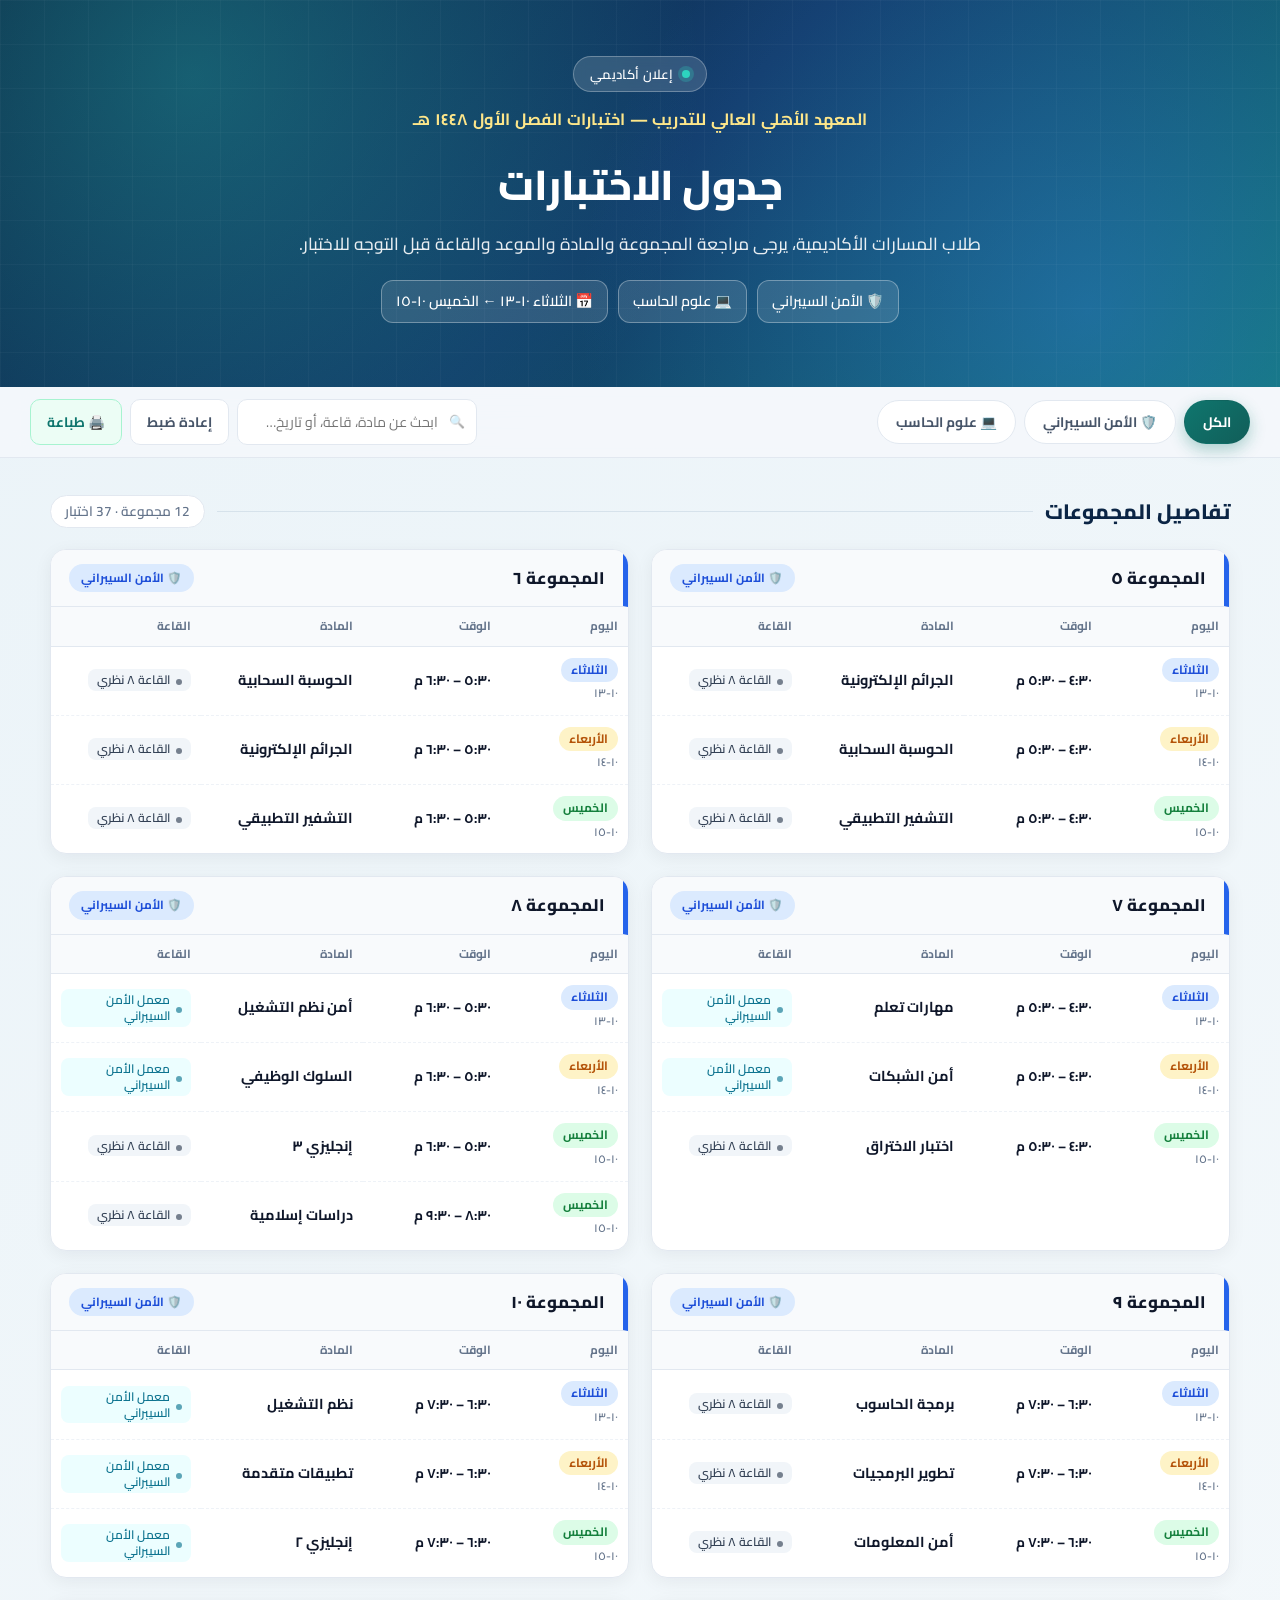
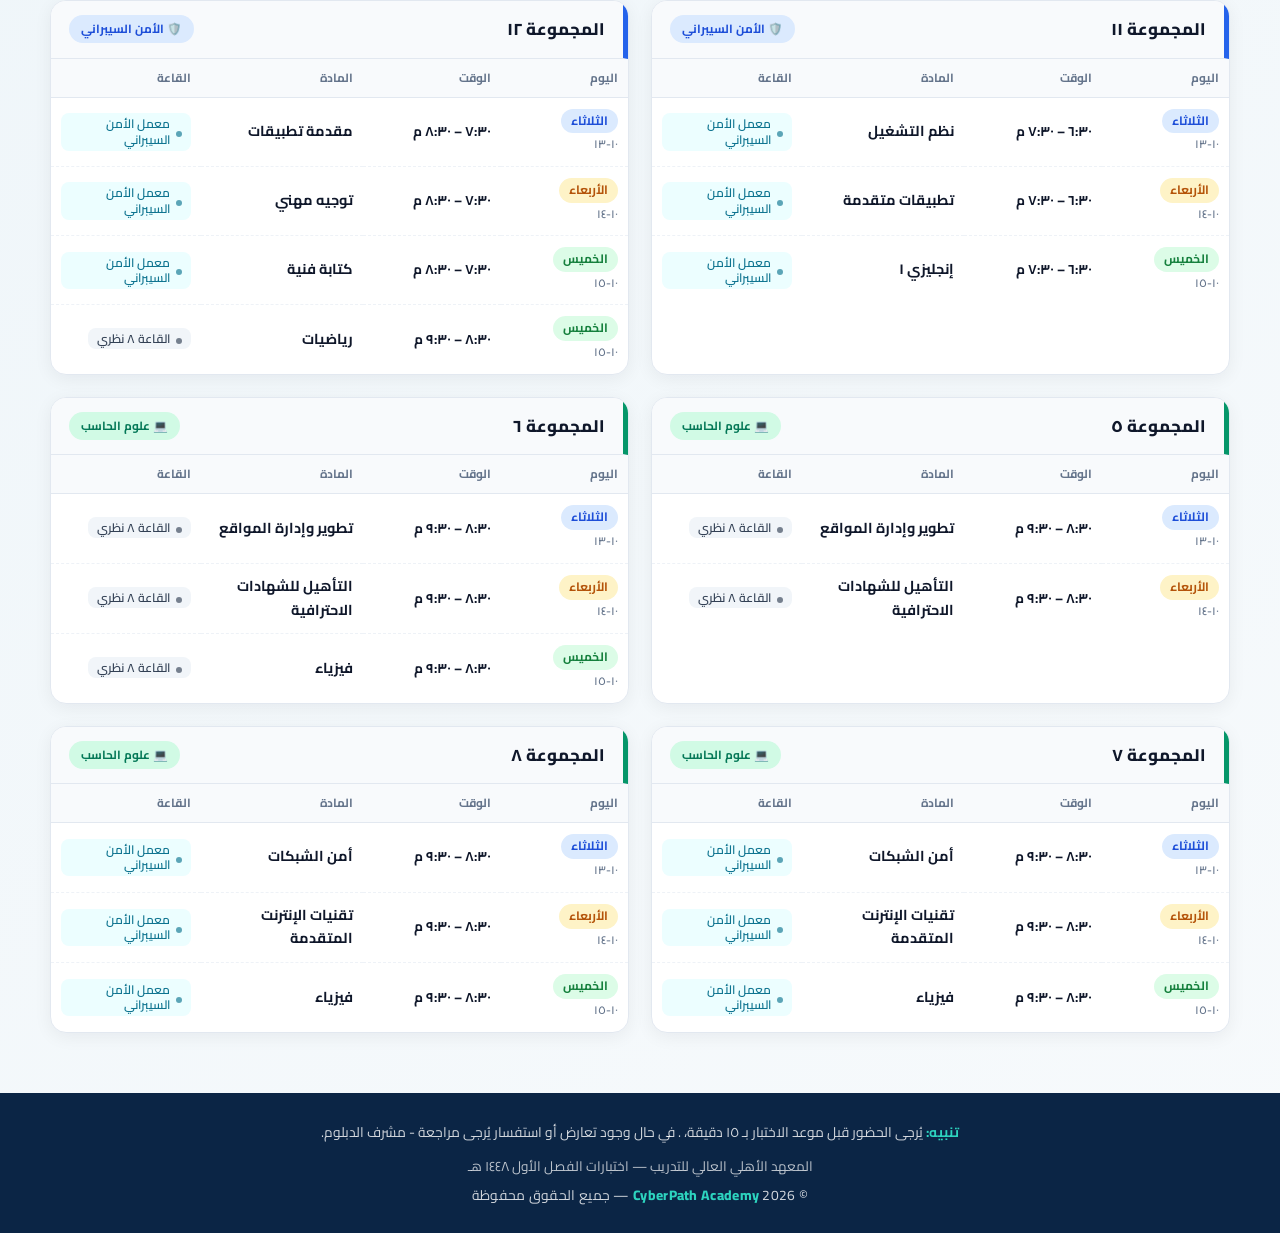
<file: EXAM.html>
<!doctype html>
<html lang="ar" dir="rtl">
<head>
<meta charset="utf-8">
<meta name="viewport" content="width=device-width, initial-scale=1">
<title>إعلان جدول الاختبارات | الأمن السيبراني وعلوم الحاسب</title>
<link rel="preconnect" href="https://fonts.googleapis.com">
<link rel="preconnect" href="https://fonts.gstatic.com" crossorigin>
<link href="https://fonts.googleapis.com/css2?family=Cairo:wght@400;500;600;700;800&display=swap" rel="stylesheet">
<style>
  :root{
    --navy:#0b2545;
    --blue:#176b87;
    --teal:#2a9d8f;
    --gold:#e9c46a;
    --ink:#0f172a;
    --muted:#64748b;
    --line:#e2e8f0;
    --paper:#f4f8fb;
    --cyber:#2563eb;
    --cs:#059669;
  }
  *{box-sizing:border-box;margin:0;padding:0}
  html{scroll-behavior:smooth}
  body{
    font-family:'Cairo',Tahoma,Arial,sans-serif;
    background:linear-gradient(145deg,#eaf3f8,#f7fafc);
    color:var(--ink);
    line-height:1.7;
    -webkit-font-smoothing:antialiased;
  }

  /* ============ الرأس ============ */
  .hero{
    position:relative;
    overflow:hidden;
    padding:clamp(28px,5vw,56px) 20px clamp(34px,6vw,64px);
    text-align:center;
    color:#fff;
    background:
      radial-gradient(circle at 15% 20%, rgba(45,212,191,.30), transparent 45%),
      radial-gradient(circle at 85% 80%, rgba(59,130,246,.35), transparent 45%),
      linear-gradient(135deg,#0b2545 0%,#123c69 50%,#0f766e 100%);
  }
  .hero::before{
    content:"";position:absolute;inset:0;
    background-image:
      linear-gradient(rgba(255,255,255,.05) 1px,transparent 1px),
      linear-gradient(90deg,rgba(255,255,255,.05) 1px,transparent 1px);
    background-size:44px 44px;opacity:.6;pointer-events:none;
  }
  .hero-inner{position:relative;z-index:1;max-width:860px;margin:0 auto}
  .announce{
    display:inline-flex;align-items:center;gap:8px;
    padding:6px 16px;border-radius:999px;
    background:rgba(255,255,255,.14);
    border:1px solid rgba(255,255,255,.28);
    font-size:.82rem;font-weight:600;letter-spacing:.3px;
    backdrop-filter:blur(6px);
  }
  .announce::before{
    content:"";width:8px;height:8px;border-radius:50%;
    background:#2dd4bf;box-shadow:0 0 0 4px rgba(45,212,191,.25);
  }
  .institute{
    margin:14px 0 4px;
    font-size:clamp(.9rem,2.4vw,1.02rem);
    font-weight:700;
    color:#fde68a;
    letter-spacing:.2px;
  }
  .hero h1{
    margin:16px 0 8px;
    font-size:clamp(1.75rem,5vw,2.6rem);
    font-weight:800;letter-spacing:-.5px;
  }
  .hero .sub{
    font-size:clamp(.95rem,2.6vw,1.08rem);
    font-weight:500;color:rgba(255,255,255,.9);
    max-width:700px;margin:0 auto;
  }
  .hero-meta{display:flex;gap:10px;flex-wrap:wrap;justify-content:center;margin-top:22px}
  .pill{
    background:rgba(255,255,255,.12);
    border:1px solid rgba(255,255,255,.32);
    border-radius:12px;padding:8px 14px;font-size:.9rem;font-weight:600;
  }

  /* ============ شريط الأدوات ============ */
  .toolbar{
    position:sticky;top:0;z-index:30;
    background:rgba(244,248,251,.9);
    backdrop-filter:blur(12px);-webkit-backdrop-filter:blur(12px);
    border-bottom:1px solid var(--line);
    padding:12px 20px;
  }
  .toolbar-inner{
    max-width:1220px;margin:0 auto;
    display:flex;flex-wrap:wrap;gap:12px;
    align-items:center;justify-content:space-between;
  }
  .filters{display:flex;flex-wrap:wrap;gap:8px}
  .chip{
    font-family:inherit;font-size:.86rem;font-weight:700;
    color:#475569;background:#fff;
    border:1px solid var(--line);border-radius:999px;
    padding:8px 18px;cursor:pointer;transition:.18s ease;
  }
  .chip:hover{border-color:#94a3b8;color:#1e293b;transform:translateY(-1px)}
  .chip.active{
    background:linear-gradient(135deg,#0f766e,#115e59);
    border-color:transparent;color:#fff;
    box-shadow:0 6px 16px rgba(15,118,110,.32);
  }
  .tools{display:flex;gap:8px;align-items:center;flex-wrap:wrap}
  .search-box{position:relative}
  .search-box input{
    font-family:inherit;font-size:.88rem;
    padding:9px 38px 9px 14px;width:240px;max-width:62vw;
    border-radius:10px;border:1px solid var(--line);
    background:#fff;color:var(--ink);outline:none;transition:.2s;
  }
  .search-box input:focus{
    border-color:#0f766e;
    box-shadow:0 0 0 3px rgba(15,118,110,.15);
  }
  .search-box::after{
    content:"🔍";position:absolute;right:12px;top:50%;
    transform:translateY(-50%);font-size:.8rem;opacity:.55;pointer-events:none;
  }
  .btn-print{
    font-family:inherit;font-size:.86rem;font-weight:700;
    color:#0f766e;background:#ecfdf5;
    border:1px solid #a7f3d0;border-radius:10px;
    padding:9px 16px;cursor:pointer;transition:.18s;white-space:nowrap;
  }
  .btn-print:hover{background:#d1fae5;transform:translateY(-1px)}
  .btn-reset{
    font-family:inherit;font-size:.86rem;font-weight:700;
    color:#475569;background:#fff;
    border:1px solid var(--line);border-radius:10px;
    padding:9px 16px;cursor:pointer;transition:.18s;white-space:nowrap;
  }
  .btn-reset:hover{border-color:#94a3b8;color:#1e293b}

  /* ============ المحتوى ============ */
  main{max-width:1220px;margin:0 auto;padding:26px 20px 60px}

  .section-title{
    display:flex;align-items:center;gap:12px;
    margin:10px 0 20px;
  }
  .section-title h2{font-size:1.3rem;color:var(--navy);font-weight:800}
  .section-title .line{height:1px;background:#d6e2eb;flex:1}
  .count{
    font-size:.85rem;color:var(--muted);
    font-weight:600;white-space:nowrap;
    background:#fff;padding:4px 14px;
    border-radius:999px;border:1px solid var(--line);
  }

  .grid{
    display:grid;
    grid-template-columns:repeat(auto-fill,minmax(420px,1fr));
    gap:22px;
  }

  /* ============ البطاقة ============ */
  .card{
    --accent:var(--cyber);
    background:#fff;
    border:1px solid var(--line);
    border-radius:16px;overflow:hidden;
    display:flex;flex-direction:column;
    box-shadow:0 4px 18px rgba(15,23,42,.06);
    transition:transform .22s ease,box-shadow .22s ease;
    animation:fadeUp .35s ease both;
  }
  .card:hover{
    transform:translateY(-3px);
    box-shadow:0 14px 32px rgba(15,23,42,.12);
  }
  .card[data-track="cyber"]{--accent:var(--cyber)}
  .card[data-track="cs"]{--accent:var(--cs)}
  @keyframes fadeUp{
    from{opacity:0;transform:translateY(12px)}
    to{opacity:1;transform:translateY(0)}
  }
  .card-head{
    display:flex;align-items:center;justify-content:space-between;
    gap:10px;padding:14px 18px;
    background:#f8fafc;border-bottom:1px solid var(--line);
    border-inline-start:5px solid var(--accent);
  }
  .card-head h3{font-size:1.05rem;font-weight:800;color:#0f172a}
  .track-badge{
    font-size:.74rem;font-weight:700;
    padding:4px 12px;border-radius:999px;white-space:nowrap;
  }
  .track-badge.cyber{background:#dbeafe;color:#1d4ed8}
  .track-badge.cs{background:#d1fae5;color:#047857}

  /* ============ الجدول ============ */
  .table-wrap{overflow-x:visible}
  table{
    width:100%;
    border-collapse:collapse;
    font-size:.88rem;
    table-layout:fixed;
  }
  thead th{
    background:#f8fafc;color:#64748b;
    font-size:.74rem;font-weight:700;text-align:right;
    padding:9px 10px;border-bottom:1px solid var(--line);
    white-space:nowrap;
  }
  thead th:nth-child(1){width:22%}
  thead th:nth-child(2){width:24%}
  thead th:nth-child(3){width:28%}
  thead th:nth-child(4){width:26%}

  tbody td{
    padding:11px 10px;
    border-bottom:1px dashed #eef2f7;
    vertical-align:middle;
    overflow:hidden;
  }
  tbody tr:last-child td{border-bottom:none}
  tbody tr{transition:background .15s}
  tbody tr:hover{background:#f8fafc}

  .day{white-space:nowrap}
  .day-pill{
    display:inline-block;padding:2px 10px;
    border-radius:999px;font-size:.76rem;font-weight:700;
    white-space:nowrap;
  }
  .day-pill.tue{background:#dbeafe;color:#1d4ed8}
  .day-pill.wed{background:#fef3c7;color:#b45309}
  .day-pill.thu{background:#dcfce7;color:#15803d}
  .date{
    display:block;margin-top:2px;
    font-size:.72rem;color:var(--muted);font-weight:600;
    white-space:nowrap;
  }

  .time{
    font-weight:700;color:#0f172a;
    font-size:.85rem;font-variant-numeric:tabular-nums;
    white-space:nowrap;
  }

  .subject{
    font-weight:700;color:#0f172a;
    font-size:.9rem;line-height:1.35;
    overflow-wrap:break-word;
    word-break:keep-all;
  }

  .hall{
    display:inline-flex;align-items:center;gap:6px;
    font-size:.76rem;font-weight:600;
    padding:3px 9px;border-radius:8px;
    background:#f1f5f9;color:#334155;
    white-space:normal;line-height:1.3;
    max-width:100%;
    overflow-wrap:break-word;
  }
  .hall::before{
    content:"";width:6px;height:6px;border-radius:50%;
    background:currentColor;opacity:.65;flex:none;
    margin-top:.35em;
  }
  .hall.lab{background:#ecfeff;color:#0e7490}

  .empty{
    display:none;text-align:center;padding:60px 20px;
    color:var(--muted);font-weight:600;font-size:1rem;
    background:#fff;border-radius:16px;border:1px dashed var(--line);
  }

  /* ============ التذييل ============ */
  footer{
    background:#0b2545;color:rgba(255,255,255,.82);
    padding:26px 20px;text-align:center;font-size:.86rem;
  }
  footer strong{color:#2dd4bf}
  footer .note{max-width:760px;margin:0 auto 10px;line-height:1.9}
  footer .institute-line{
    color:rgba(255,255,255,.72);
    font-size:.85rem;
    margin-bottom:6px;
  }
  footer .signature{
    font-size:.86rem;
    letter-spacing:.3px;
  }
  footer .signature strong{
    color:#2dd4bf;
    font-weight:800;
  }

  /* ============ الجوال ============ */
  @media (max-width:640px){
    .grid{grid-template-columns:1fr}
    .toolbar-inner{flex-direction:column;align-items:stretch}
    .filters{justify-content:center}
    .tools{justify-content:center}
    .search-box input{width:100%;max-width:none}
    table{font-size:.82rem}
    thead th:nth-child(1){width:24%}
    thead th:nth-child(2){width:26%}
    thead th:nth-child(3){width:26%}
    thead th:nth-child(4){width:24%}
    thead th,tbody td{padding:10px 8px}
  }

  /* ============ الطباعة ============ */
  @media print{
    body{background:#fff}
    .toolbar,.btn-print,.btn-reset,.announce{display:none !important}
    .hero{
      background:#0b2545 !important;
      -webkit-print-color-adjust:exact;print-color-adjust:exact;
      padding:24px 12px;
    }
    .hero-meta{display:none}
    .institute{color:#0f172a}
    .grid{grid-template-columns:repeat(2,1fr);gap:12px}
    .card{
      break-inside:avoid;page-break-inside:avoid;
      box-shadow:none;border:1px solid #cbd5e1;animation:none;
    }
    .card:hover{transform:none}
    main{padding:14px 8px}
    .section-title{margin-top:16px}
    footer{background:#fff;color:#0f172a}
    footer strong{color:#0f766e}
    footer .signature strong{color:#0f766e}
    footer .institute-line{color:#334155}
  }
</style>
</head>
<body>

<!-- ============ الرأس ============ -->
<header class="hero">
  <div class="hero-inner">
    <span class="announce">إعلان أكاديمي</span>
    <p class="institute">المعهد الأهلي العالي للتدريب — اختبارات الفصل الأول ١٤٤٨ هـ</p>
    <h1>جدول الاختبارات</h1>
    <p class="sub">طلاب المسارات الأكاديمية، يرجى مراجعة المجموعة والمادة والموعد والقاعة قبل التوجه للاختبار.</p>
    <div class="hero-meta">
      <span class="pill">🛡️ الأمن السيبراني</span>
      <span class="pill">💻 علوم الحاسب</span>
      <span class="pill">📅 الثلاثاء ١٠-١٣ ← الخميس ١٠-١٥</span>
    </div>
  </div>
</header>

<!-- ============ شريط الأدوات ============ -->
<div class="toolbar">
  <div class="toolbar-inner">
    <div class="filters" id="filters">
      <button class="chip active" data-filter="all" type="button">الكل</button>
      <button class="chip" data-filter="cyber" type="button">🛡️ الأمن السيبراني</button>
      <button class="chip" data-filter="cs" type="button">💻 علوم الحاسب</button>
    </div>
    <div class="tools">
      <div class="search-box">
        <input type="search" id="search" placeholder="ابحث عن مادة، قاعة، أو تاريخ…" aria-label="بحث">
      </div>
      <button class="btn-reset" id="reset" type="button">إعادة ضبط</button>
      <button class="btn-print" id="print" type="button">🖨️ طباعة</button>
    </div>
  </div>
</div>

<!-- ============ الجداول ============ -->
<main>
  <div class="section-title">
    <h2>تفاصيل المجموعات</h2>
    <span class="line"></span>
    <span class="count" id="count"></span>
  </div>
  <div class="grid" id="groups"></div>
  <p class="empty" id="empty">لا توجد نتائج مطابقة لبحثك.</p>
</main>

<!-- ============ التذييل ============ -->
<footer>
  <p class="note">
    <strong>تنبيه:</strong> يُرجى الحضور قبل موعد الاختبار بـ ١٥ دقيقة،  .
    في حال وجود تعارض أو استفسار يُرجى مراجعة - مشرف الدبلوم.
  </p>
  <p class="institute-line">
    المعهد الأهلي العالي للتدريب — اختبارات الفصل الأول ١٤٤٨ هـ
  </p>
  <p class="signature">
    © 2026 <strong>CyberPath Academy</strong> — جميع الحقوق محفوظة
  </p>
</footer>

<script>
/* ================== البيانات (مطابقة للجدول الرسمي) ================== */
const GROUPS = [
  /* ---------- الأمن السيبراني ---------- */
  { track:"cyber", name:"المجموعة ٥", exams:[
    { day:"الثلاثاء", date:"١٠-١٣", time:"٤:٣٠ – ٥:٣٠ م", subject:"الجرائم الإلكترونية", hall:"القاعة ٨ نظري" },
    { day:"الأربعاء", date:"١٠-١٤", time:"٤:٣٠ – ٥:٣٠ م", subject:"الحوسبة السحابية",   hall:"القاعة ٨ نظري" },
    { day:"الخميس",  date:"١٠-١٥", time:"٤:٣٠ – ٥:٣٠ م", subject:"التشفير التطبيقي",   hall:"القاعة ٨ نظري" }
  ]},
  { track:"cyber", name:"المجموعة ٦", exams:[
    { day:"الثلاثاء", date:"١٠-١٣", time:"٥:٣٠ – ٦:٣٠ م", subject:"الحوسبة السحابية",   hall:"القاعة ٨ نظري" },
    { day:"الأربعاء", date:"١٠-١٤", time:"٥:٣٠ – ٦:٣٠ م", subject:"الجرائم الإلكترونية", hall:"القاعة ٨ نظري" },
    { day:"الخميس",  date:"١٠-١٥", time:"٥:٣٠ – ٦:٣٠ م", subject:"التشفير التطبيقي",   hall:"القاعة ٨ نظري" }
  ]},
  { track:"cyber", name:"المجموعة ٧", exams:[
    { day:"الثلاثاء", date:"١٠-١٣", time:"٤:٣٠ – ٥:٣٠ م", subject:"مهارات تعلم",     hall:"معمل الأمن السيبراني", lab:true },
    { day:"الأربعاء", date:"١٠-١٤", time:"٤:٣٠ – ٥:٣٠ م", subject:"أمن الشبكات",     hall:"معمل الأمن السيبراني", lab:true },
    { day:"الخميس",  date:"١٠-١٥", time:"٤:٣٠ – ٥:٣٠ م", subject:"اختبار الاختراق",  hall:"القاعة ٨ نظري" }
  ]},
  { track:"cyber", name:"المجموعة ٨", exams:[
    { day:"الثلاثاء", date:"١٠-١٣", time:"٥:٣٠ – ٦:٣٠ م", subject:"أمن نظم التشغيل", hall:"معمل الأمن السيبراني", lab:true },
    { day:"الأربعاء", date:"١٠-١٤", time:"٥:٣٠ – ٦:٣٠ م", subject:"السلوك الوظيفي",   hall:"معمل الأمن السيبراني", lab:true },
    { day:"الخميس",  date:"١٠-١٥", time:"٥:٣٠ – ٦:٣٠ م", subject:"إنجليزي ٣",        hall:"القاعة ٨ نظري" },
    { day:"الخميس",  date:"١٠-١٥", time:"٨:٣٠ – ٩:٣٠ م", subject:"دراسات إسلامية",   hall:"القاعة ٨ نظري" }
  ]},
  { track:"cyber", name:"المجموعة ٩", exams:[
    { day:"الثلاثاء", date:"١٠-١٣", time:"٦:٣٠ – ٧:٣٠ م", subject:"برمجة الحاسوب",   hall:"القاعة ٨ نظري" },
    { day:"الأربعاء", date:"١٠-١٤", time:"٦:٣٠ – ٧:٣٠ م", subject:"تطوير البرمجيات",  hall:"القاعة ٨ نظري" },
    { day:"الخميس",  date:"١٠-١٥", time:"٦:٣٠ – ٧:٣٠ م", subject:"أمن المعلومات",    hall:"القاعة ٨ نظري" }
  ]},
  { track:"cyber", name:"المجموعة ١٠", exams:[
    { day:"الثلاثاء", date:"١٠-١٣", time:"٦:٣٠ – ٧:٣٠ م", subject:"نظم التشغيل",     hall:"معمل الأمن السيبراني", lab:true },
    { day:"الأربعاء", date:"١٠-١٤", time:"٦:٣٠ – ٧:٣٠ م", subject:"تطبيقات متقدمة",   hall:"معمل الأمن السيبراني", lab:true },
    { day:"الخميس",  date:"١٠-١٥", time:"٦:٣٠ – ٧:٣٠ م", subject:"إنجليزي ٢",        hall:"معمل الأمن السيبراني", lab:true }
  ]},
  { track:"cyber", name:"المجموعة ١١", exams:[
    { day:"الثلاثاء", date:"١٠-١٣", time:"٦:٣٠ – ٧:٣٠ م", subject:"نظم التشغيل",     hall:"معمل الأمن السيبراني", lab:true },
    { day:"الأربعاء", date:"١٠-١٤", time:"٦:٣٠ – ٧:٣٠ م", subject:"تطبيقات متقدمة",   hall:"معمل الأمن السيبراني", lab:true },
    { day:"الخميس",  date:"١٠-١٥", time:"٦:٣٠ – ٧:٣٠ م", subject:"إنجليزي ١",     hall:"معمل الأمن السيبراني", lab:true }
  ]},
  { track:"cyber", name:"المجموعة ١٢", exams:[
    { day:"الثلاثاء", date:"١٠-١٣", time:"٧:٣٠ – ٨:٣٠ م", subject:"مقدمة تطبيقات", hall:"معمل الأمن السيبراني", lab:true },
    { day:"الأربعاء", date:"١٠-١٤", time:"٧:٣٠ – ٨:٣٠ م", subject:"توجيه مهني",     hall:"معمل الأمن السيبراني", lab:true },
    { day:"الخميس",  date:"١٠-١٥", time:"٧:٣٠ – ٨:٣٠ م", subject:"كتابة فنية",     hall:"معمل الأمن السيبراني", lab:true },
    { day:"الخميس",  date:"١٠-١٥", time:"٨:٣٠ – ٩:٣٠ م", subject:"رياضيات",        hall:"القاعة ٨ نظري" }
  ]},

  /* ---------- علوم الحاسب ---------- */
  { track:"cs", name:"المجموعة ٥", exams:[
    { day:"الثلاثاء", date:"١٠-١٣", time:"٨:٣٠ – ٩:٣٠ م", subject:"تطوير وإدارة المواقع",        hall:"القاعة ٨ نظري" },
    { day:"الأربعاء", date:"١٠-١٤", time:"٨:٣٠ – ٩:٣٠ م", subject:"التأهيل للشهادات الاحترافية", hall:"القاعة ٨ نظري" }
  ]},
  { track:"cs", name:"المجموعة ٦", exams:[
    { day:"الثلاثاء", date:"١٠-١٣", time:"٨:٣٠ – ٩:٣٠ م", subject:"تطوير وإدارة المواقع",        hall:"القاعة ٨ نظري" },
    { day:"الأربعاء", date:"١٠-١٤", time:"٨:٣٠ – ٩:٣٠ م", subject:"التأهيل للشهادات الاحترافية", hall:"القاعة ٨ نظري" },
    { day:"الخميس",  date:"١٠-١٥", time:"٨:٣٠ – ٩:٣٠ م", subject:"فيزياء",                      hall:"القاعة ٨ نظري" }
  ]},
  { track:"cs", name:"المجموعة ٧", exams:[
    { day:"الثلاثاء", date:"١٠-١٣", time:"٨:٣٠ – ٩:٣٠ م", subject:"أمن الشبكات",              hall:"معمل الأمن السيبراني", lab:true },
    { day:"الأربعاء", date:"١٠-١٤", time:"٨:٣٠ – ٩:٣٠ م", subject:"تقنيات الإنترنت المتقدمة", hall:"معمل الأمن السيبراني", lab:true },
    { day:"الخميس",  date:"١٠-١٥", time:"٨:٣٠ – ٩:٣٠ م", subject:"فيزياء",                   hall:"معمل الأمن السيبراني", lab:true }
  ]},
  { track:"cs", name:"المجموعة ٨", exams:[
    { day:"الثلاثاء", date:"١٠-١٣", time:"٨:٣٠ – ٩:٣٠ م", subject:"أمن الشبكات",              hall:"معمل الأمن السيبراني", lab:true },
    { day:"الأربعاء", date:"١٠-١٤", time:"٨:٣٠ – ٩:٣٠ م", subject:"تقنيات الإنترنت المتقدمة", hall:"معمل الأمن السيبراني", lab:true },
    { day:"الخميس",  date:"١٠-١٥", time:"٨:٣٠ – ٩:٣٠ م", subject:"فيزياء",                   hall:"معمل الأمن السيبراني", lab:true }
  ]}
];

/* ================== ثوابت العرض ================== */
const TRACK_LABEL = { cyber:"الأمن السيبراني", cs:"علوم الحاسب" };
const TRACK_ICON  = { cyber:"🛡️", cs:"💻" };
const DAY_CLASS   = { "الثلاثاء":"tue", "الأربعاء":"wed", "الخميس":"thu" };

/* ================== عناصر DOM ================== */
const groupsEl = document.getElementById("groups");
const emptyEl  = document.getElementById("empty");
const countEl  = document.getElementById("count");
const searchEl = document.getElementById("search");
const filterEl = document.getElementById("filters");

/* ================== بناء البطاقة ================== */
function cardHTML(group, exams){
  const rows = exams.map(e => `
    <tr>
      <td class="day">
        <span class="day-pill ${DAY_CLASS[e.day] || ""}">${e.day}</span>
        <span class="date">${e.date}</span>
      </td>
      <td><span class="time">${e.time}</span></td>
      <td><span class="subject">${e.subject}</span></td>
      <td><span class="hall ${e.lab ? "lab" : ""}">${e.hall}</span></td>
    </tr>`).join("");

  return `
    <article class="card" data-track="${group.track}">
      <div class="card-head">
        <h3>${group.name}</h3>
        <span class="track-badge ${group.track}">${TRACK_ICON[group.track]} ${TRACK_LABEL[group.track]}</span>
      </div>
      <div class="table-wrap">
        <table>
          <thead>
            <tr>
              <th>اليوم</th>
              <th>الوقت</th>
              <th>المادة</th>
              <th>القاعة</th>
            </tr>
          </thead>
          <tbody>${rows}</tbody>
        </table>
      </div>
    </article>`;
}

/* ================== الحالة ================== */
let currentFilter = "all";

/* ================== الفلترة والعرض ================== */
function render(){
  const q = searchEl.value.trim().toLowerCase();
  let shownGroups = 0, shownExams = 0;
  const html = [];

  GROUPS.forEach(group => {
    if (currentFilter !== "all" && group.track !== currentFilter) return;

    const exams = group.exams.filter(e => {
      if (!q) return true;
      return [e.subject, e.hall, e.day, e.date, e.time,
              group.name, TRACK_LABEL[group.track]]
             .join(" ").toLowerCase().includes(q);
    });

    if (!exams.length) return;
    shownGroups++;
    shownExams += exams.length;
    html.push(cardHTML(group, exams));
  });

  groupsEl.innerHTML = html.join("");
  countEl.textContent = shownGroups
    ? `${shownGroups} مجموعة · ${shownExams} اختبار`
    : "";
  emptyEl.style.display = shownGroups ? "none" : "block";
}

/* ================== الأحداث ================== */
filterEl.addEventListener("click", e => {
  const btn = e.target.closest(".chip");
  if (!btn) return;
  filterEl.querySelectorAll(".chip").forEach(c => c.classList.remove("active"));
  btn.classList.add("active");
  currentFilter = btn.dataset.filter;
  render();
});

searchEl.addEventListener("input", render);

document.getElementById("reset").addEventListener("click", () => {
  searchEl.value = "";
  currentFilter = "all";
  filterEl.querySelectorAll(".chip").forEach(c => c.classList.remove("active"));
  filterEl.querySelector('[data-filter="all"]').classList.add("active");
  render();
});

document.getElementById("print").addEventListener("click", () => window.print());

/* ================== التشغيل ================== */
render();
</script>
</body>
</html>
</file>
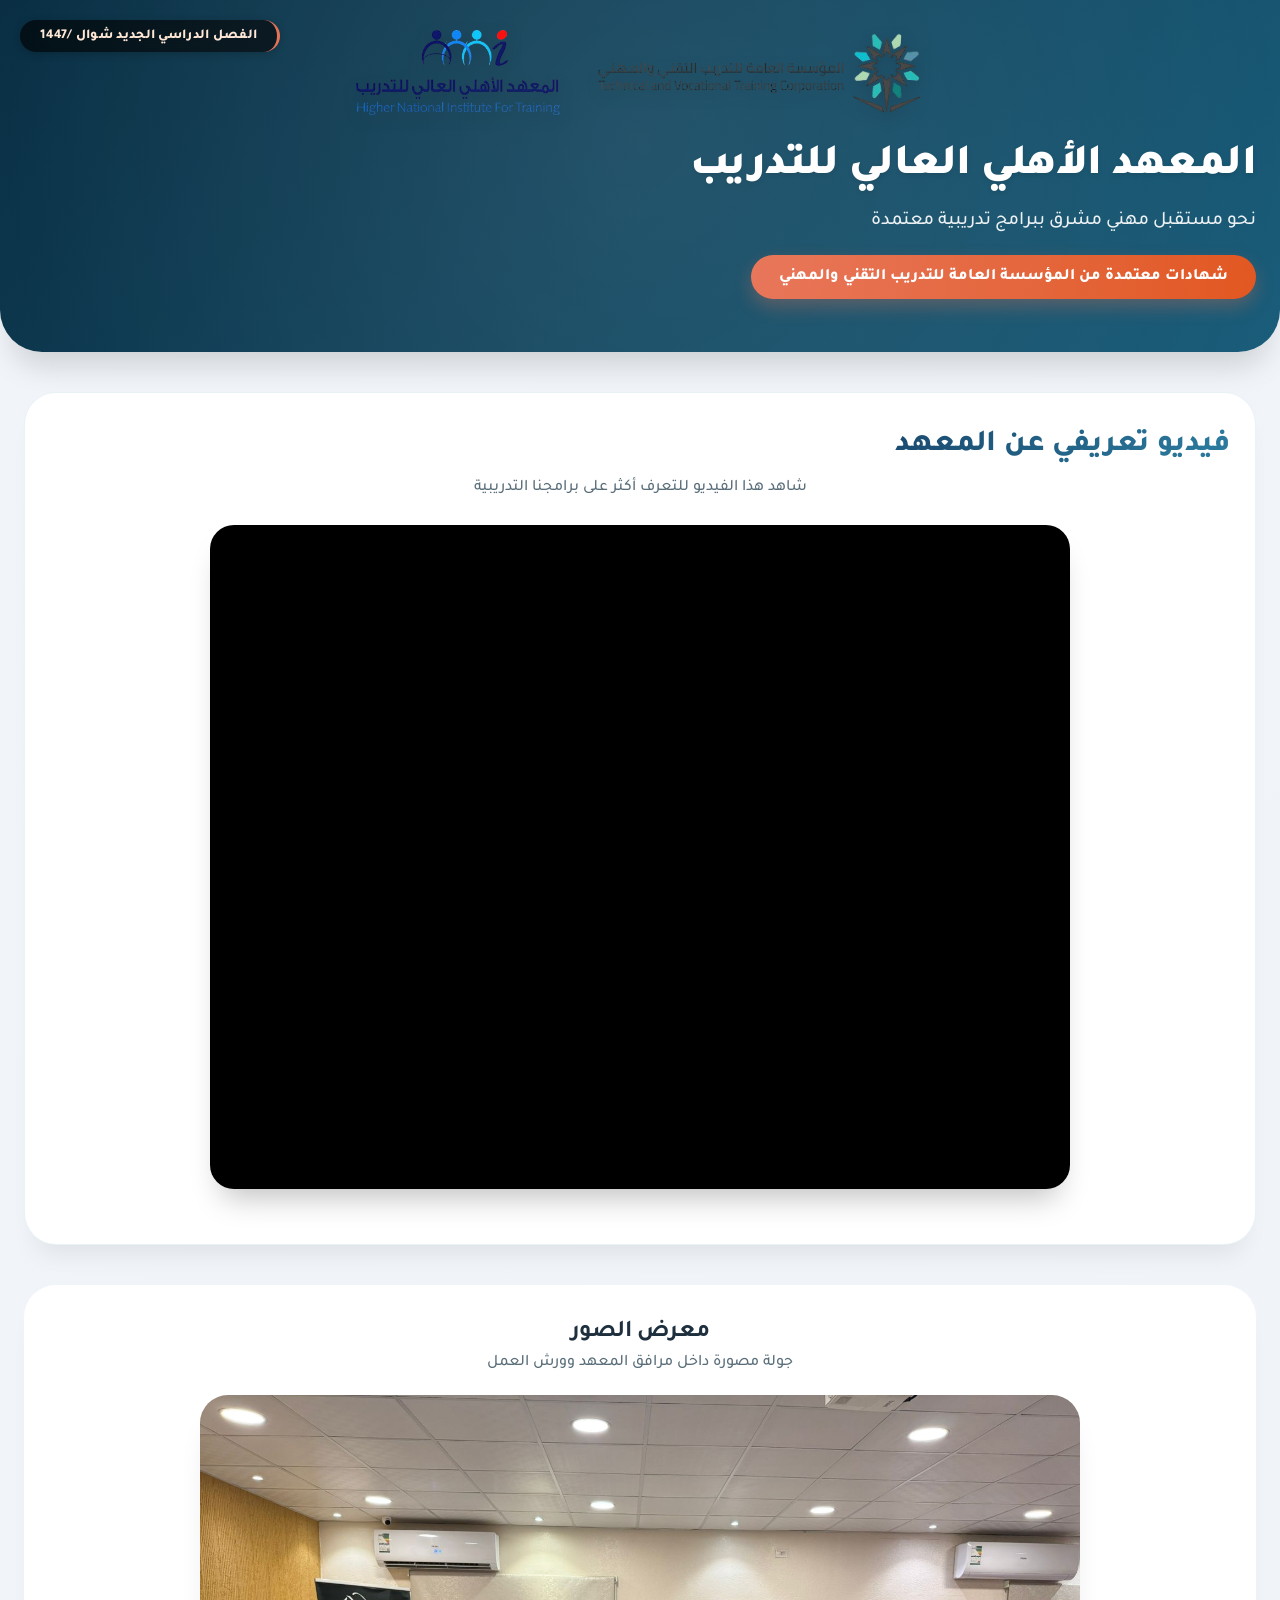
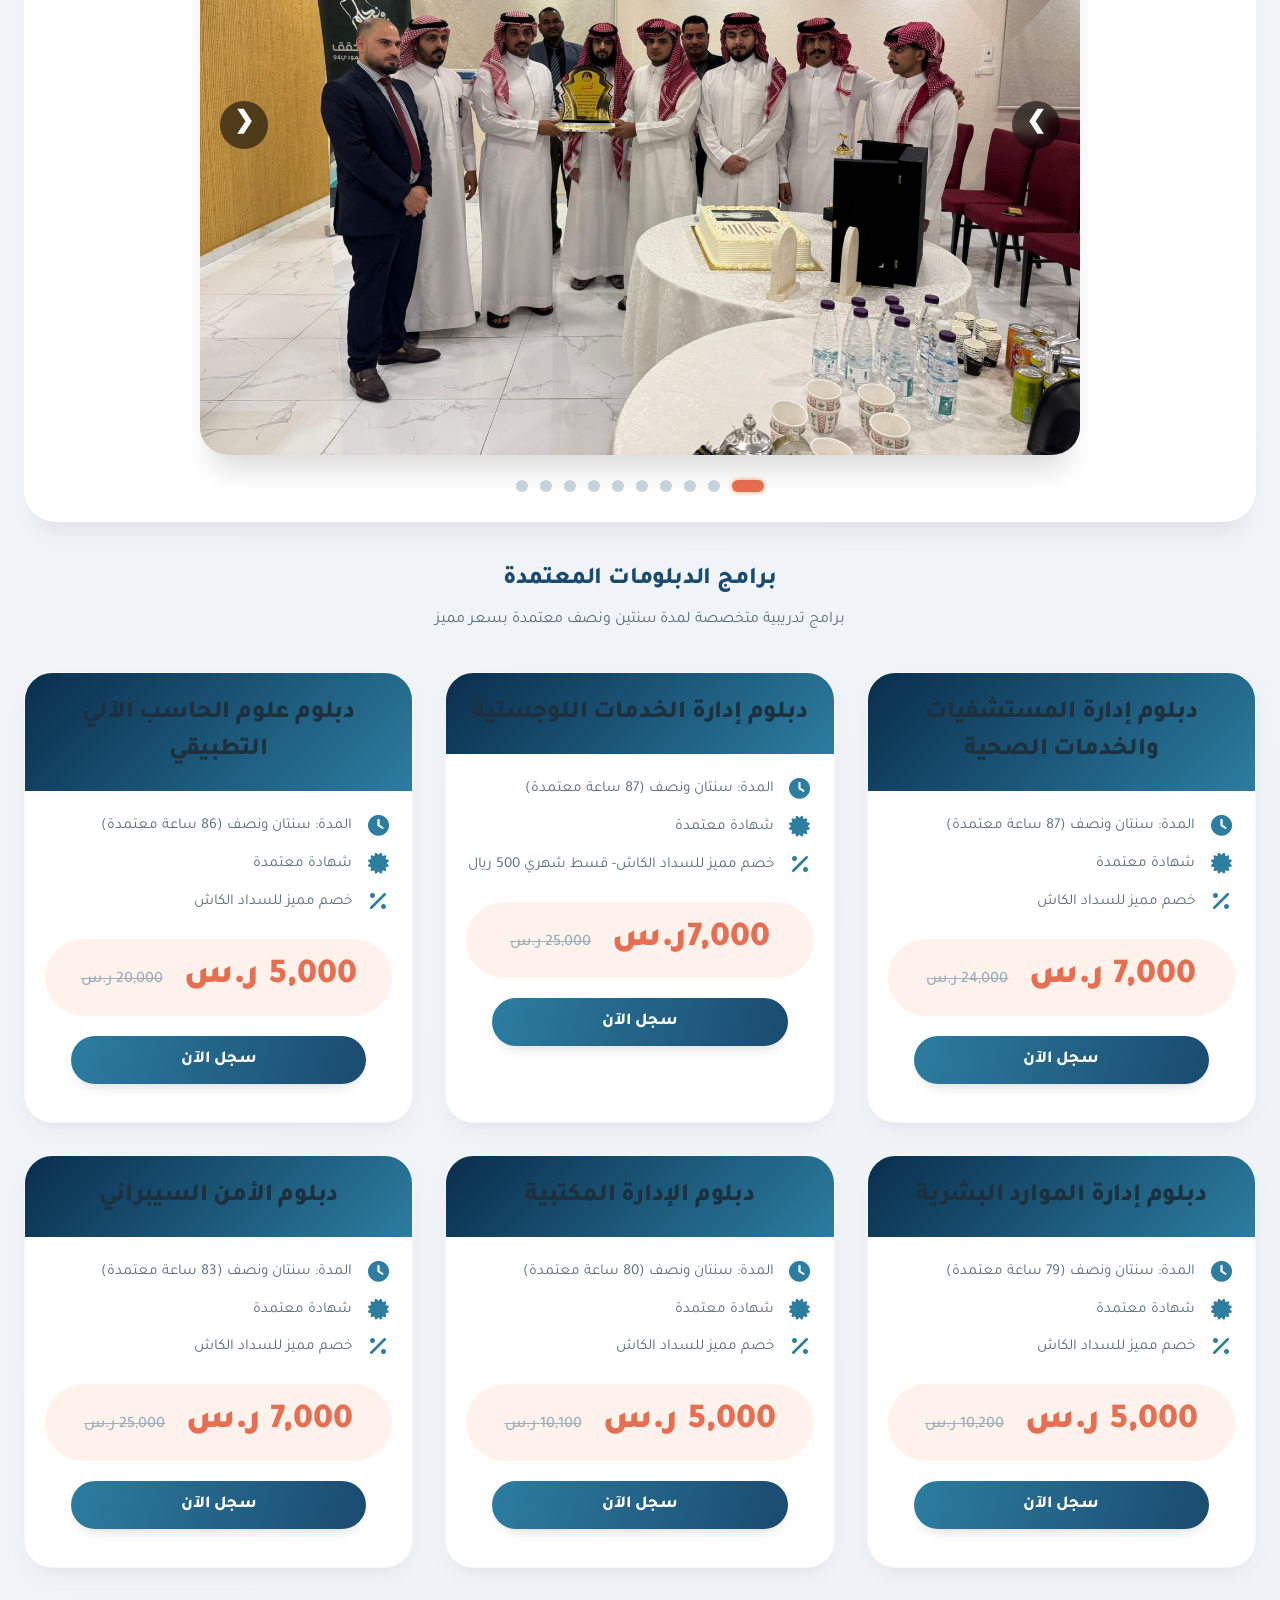
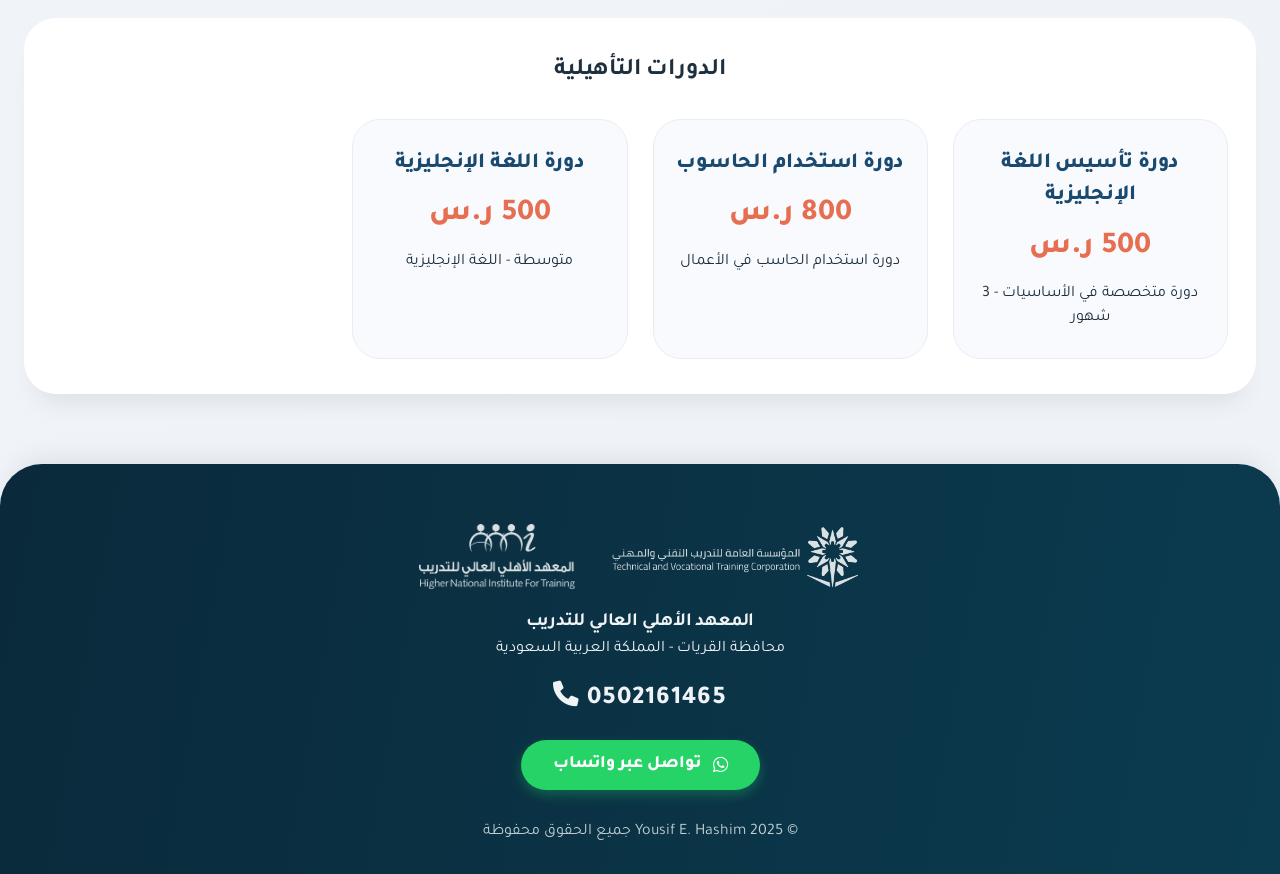
<file: test.html>
<!DOCTYPE html>
<html lang="ar" dir="rtl">
<head>
    <meta charset="UTF-8">
    <meta name="viewport" content="width=device-width, initial-scale=1.0, viewport-fit=cover">
    <title>المعهد الأهلي العالي للتدريب - برامج الدبلومات المعتمدة</title>
    <style>
        @import url('https://fonts.googleapis.com/css2?family=Tajawal:wght@400;500;700;800;900&display=swap');
        
        :root {
            --primary-dark: #0A2E4D;
            --primary: #1A4A6F;
            --secondary: #2C7DA0;
            --accent: #E76F51;
            --accent-light: #F4A261;
            --light-bg: #F8FAFE;
            --card-white: #FFFFFF;
            --text-dark: #1E2F3E;
            --text-muted: #5A6E7A;
            --shadow-sm: 0 10px 25px -5px rgba(0, 0, 0, 0.05), 0 8px 10px -6px rgba(0, 0, 0, 0.02);
            --shadow-md: 0 20px 25px -12px rgba(0, 0, 0, 0.08);
            --shadow-lg: 0 25px 30px -12px rgba(0, 0, 0, 0.15);
            --transition-smooth: all 0.3s cubic-bezier(0.25, 0.46, 0.45, 0.94);
        }
        
        * {
            margin: 0;
            padding: 0;
            box-sizing: border-box;
        }
        
        body {
            font-family: 'Tajawal', sans-serif;
            background: linear-gradient(145deg, #F1F5F9 0%, #EFF2F6 100%);
            color: var(--text-dark);
            line-height: 1.5;
            scroll-behavior: smooth;
        }
        
        /* custom scroll */
        ::-webkit-scrollbar {
            width: 8px;
            height: 8px;
        }
        ::-webkit-scrollbar-track {
            background: #E2E8F0;
            border-radius: 10px;
        }
        ::-webkit-scrollbar-thumb {
            background: var(--secondary);
            border-radius: 10px;
        }
        
        .container {
            max-width: 1280px;
            margin: 0 auto;
            padding: 0 24px;
        }
        
        /* HEADER REFINED */
        header {
            background: linear-gradient(125deg, #0A2F44 0%, #1A5D7A 100%);
            color: white;
            padding: 30px 0 45px;
            border-radius: 0 0 42px 42px;
            box-shadow: var(--shadow-lg);
            margin-bottom: 40px;
            position: relative;
            overflow: hidden;
        }
        
        header::after {
            content: "";
            position: absolute;
            top: -30%;
            left: -20%;
            width: 140%;
            height: 140%;
            background: radial-gradient(circle, rgba(255,255,255,0.08) 0%, rgba(255,255,255,0) 70%);
            pointer-events: none;
        }
        
        .header-logos {
            display: flex;
            justify-content: center;
            align-items: center;
            gap: 35px;
            margin-bottom: 20px;
            flex-wrap: wrap;
        }
        
        .header-logos img {
            height: 85px;
            width: auto;
            filter: drop-shadow(0 5px 8px rgba(0,0,0,0.2));
            transition: var(--transition-smooth);
        }
        
        .header-logos img:hover {
            transform: scale(1.05);
            filter: drop-shadow(0 8px 15px rgba(0,0,0,0.3));
        }
        
        header h1 {
            font-size: 2.7rem;
            font-weight: 900;
            letter-spacing: -0.5px;
            margin: 15px 0 8px;
            text-shadow: 0 2px 5px rgba(0,0,0,0.1);
        }
        
        header p {
            font-size: 1.2rem;
            opacity: 0.92;
            font-weight: 500;
        }
        
        .offer-badge {
            background: linear-gradient(95deg, var(--accent), #E25822);
            color: white;
            padding: 10px 28px;
            border-radius: 60px;
            font-weight: 800;
            font-size: 1rem;
            display: inline-block;
            margin: 18px 0 8px;
            box-shadow: 0 8px 18px rgba(231, 111, 81, 0.3);
            backdrop-filter: blur(2px);
            animation: softGlow 2.2s infinite;
        }
        
        @keyframes softGlow {
            0% { box-shadow: 0 5px 15px rgba(231,111,81,0.3); transform: scale(1);}
            50% { box-shadow: 0 12px 25px rgba(231,111,81,0.6); transform: scale(1.02);}
            100% { box-shadow: 0 5px 15px rgba(231,111,81,0.3); transform: scale(1);}
        }
        
        header::before {
            content: "الفصل الدراسي الجديد شوال /1447";
            position: absolute;
            top: 20px;
            left: 20px;
            background: rgba(0,0,0,0.65);
            backdrop-filter: blur(8px);
            color: #FFE8D6;
            padding: 6px 20px;
            border-radius: 50px;
            font-size: 0.85rem;
            font-weight: 800;
            letter-spacing: 0.3px;
            border-right: 3px solid var(--accent);
            animation: pulseSoft 2s infinite;
            box-shadow: 0 2px 8px rgba(0,0,0,0.2);
        }
        
        @keyframes pulseSoft {
            0% { opacity: 0.9; transform: translateX(0);}
            50% { opacity: 1; transform: translateX(3px);}
            100% { opacity: 0.9; transform: translateX(0);}
        }
        
        /* Video Section */
        .video-section {
            background: var(--card-white);
            border-radius: 32px;
            padding: 30px 25px;
            margin: 40px 0;
            box-shadow: var(--shadow-md);
            transition: var(--transition-smooth);
            border: 1px solid rgba(44, 125, 160, 0.1);
        }
        
        .video-section h2 {
            font-size: 1.9rem;
            font-weight: 800;
            background: linear-gradient(120deg, var(--primary), var(--secondary));
            background-clip: text;
            -webkit-background-clip: text;
            color: transparent;
            display: inline-block;
            margin-bottom: 8px;
        }
        
        .video-container {
            position: relative;
            padding-bottom: 56.25%;
            height: 0;
            margin: 25px auto;
            max-width: 860px;
            border-radius: 24px;
            overflow: hidden;
            box-shadow: 0 20px 30px -12px rgba(0,0,0,0.25);
            background: #000;
        }
        
        .video-container iframe {
            position: absolute;
            top: 0;
            left: 0;
            width: 100%;
            height: 100%;
            border: 0;
        }
        
        /* Slideshow Section Premium */
        .slideshow-section {
            background: var(--card-white);
            border-radius: 32px;
            padding: 30px 25px;
            margin: 40px 0;
            box-shadow: var(--shadow-md);
        }
        
        .slideshow-container {
            position: relative;
            max-width: 880px;
            margin: 20px auto;
            border-radius: 28px;
            overflow: hidden;
            box-shadow: var(--shadow-lg);
        }
        
        .slide {
            display: none;
            width: 100%;
        }
        
        .slide.active {
            display: block;
            animation: fadeSlide 0.7s ease-out;
        }
        
        @keyframes fadeSlide {
            from { opacity: 0.3; transform: scale(0.98);}
            to { opacity: 1; transform: scale(1);}
        }
        
        .slide img {
            width: 100%;
            display: block;
            transition: transform 0.4s;
        }
        
        .prev, .next {
            cursor: pointer;
            position: absolute;
            top: 50%;
            width: 48px;
            height: 48px;
            margin-top: -24px;
            background: rgba(0,0,0,0.55);
            backdrop-filter: blur(6px);
            color: white;
            font-weight: bold;
            font-size: 24px;
            border-radius: 60px;
            display: flex;
            align-items: center;
            justify-content: center;
            transition: all 0.2s;
            text-decoration: none;
            z-index: 12;
        }
        
        .prev:hover, .next:hover {
            background: var(--accent);
            transform: scale(1.08);
        }
        
        .prev {
            left: 20px;
            border-radius: 60px;
        }
        
        .next {
            right: 20px;
            border-radius: 60px;
        }
        
        .dots-container {
            text-align: center;
            margin-top: 25px;
            display: flex;
            flex-wrap: wrap;
            justify-content: center;
            gap: 12px;
        }
        
        .dot {
            cursor: pointer;
            height: 12px;
            width: 12px;
            background-color: #C9D6E0;
            border-radius: 30px;
            display: inline-block;
            transition: all 0.3s ease;
        }
        
        .dot.active {
            background-color: var(--accent);
            width: 32px;
            box-shadow: 0 0 5px var(--accent-light);
        }
        
        /* Diplomas Grid */
        .diplomas-container {
            display: grid;
            grid-template-columns: repeat(auto-fill, minmax(340px, 1fr));
            gap: 32px;
            margin: 40px 0;
        }
        
        .diploma-card {
            background: var(--card-white);
            border-radius: 28px;
            overflow: hidden;
            box-shadow: var(--shadow-sm);
            transition: var(--transition-smooth);
            border: 1px solid rgba(0,0,0,0.03);
            position: relative;
        }
        
        .diploma-card:hover {
            transform: translateY(-12px);
            box-shadow: 0 35px 40px -18px rgba(0, 0, 0, 0.2);
        }
        
        .diploma-header {
            background: linear-gradient(135deg, var(--primary-dark), var(--secondary));
            padding: 22px 18px;
            text-align: center;
        }
        
        .diploma-header h3 {
            margin: 0;
            font-size: 1.55rem;
            font-weight: 800;
            letter-spacing: -0.2px;
        }
        
        .diploma-body {
            padding: 24px 20px 30px;
        }
        
        .diploma-feature {
            display: flex;
            align-items: center;
            gap: 12px;
            margin-bottom: 15px;
            font-size: 0.95rem;
            color: var(--text-muted);
        }
        
        .diploma-feature i {
            color: var(--secondary);
            font-size: 1.3rem;
            width: 28px;
            text-align: center;
        }
        
        .price {
            font-size: 2.2rem;
            font-weight: 900;
            color: var(--accent);
            text-align: center;
            margin: 25px 0 15px;
            background: #FFF2EC;
            padding: 12px 8px;
            border-radius: 40px;
        }
        
        .original-price {
            text-decoration: line-through;
            color: #9AAFB9;
            font-size: 1rem;
            font-weight: 500;
            display: inline-block;
            margin-right: 12px;
        }
        
        .btn {
            display: block;
            background: linear-gradient(105deg, var(--secondary), var(--primary));
            color: white;
            text-align: center;
            padding: 14px 12px;
            border-radius: 60px;
            text-decoration: none;
            font-weight: 800;
            font-size: 1.05rem;
            margin: 20px auto 8px;
            width: 85%;
            transition: var(--transition-smooth);
            border: none;
            cursor: pointer;
            font-family: 'Tajawal', sans-serif;
            box-shadow: 0 8px 14px -8px rgba(0,0,0,0.2);
        }
        
        .btn:hover {
            transform: scale(1.02);
            background: linear-gradient(105deg, var(--primary), var(--secondary));
            box-shadow: 0 12px 20px -10px rgba(26, 74, 111, 0.4);
            letter-spacing: 0.3px;
        }
        
        /* Courses Section */
        .courses-section {
            background: var(--card-white);
            border-radius: 32px;
            padding: 35px 28px;
            margin: 50px 0;
            box-shadow: var(--shadow-md);
        }
        
        .courses-grid {
            display: grid;
            grid-template-columns: repeat(auto-fill, minmax(260px, 1fr));
            gap: 25px;
            margin-top: 30px;
        }
        
        .course-card {
            background: var(--light-bg);
            border-radius: 28px;
            padding: 28px 20px;
            text-align: center;
            transition: var(--transition-smooth);
            border: 1px solid #E9EDF2;
        }
        
        .course-card:hover {
            transform: translateY(-6px);
            background: white;
            box-shadow: 0 15px 25px -12px rgba(0,0,0,0.1);
        }
        
        .course-card h3 {
            font-weight: 800;
            font-size: 1.35rem;
            margin-bottom: 12px;
            color: var(--primary);
        }
        
        .course-price {
            font-size: 1.9rem;
            font-weight: 800;
            color: var(--accent);
            margin: 12px 0;
        }
        
        /* Modal improved */
        .modal {
            display: none;
            position: fixed;
            z-index: 2000;
            left: 0;
            top: 0;
            width: 100%;
            height: 100%;
            background-color: rgba(15, 25, 35, 0.7);
            backdrop-filter: blur(5px);
            align-items: center;
            justify-content: center;
        }
        
        .modal-content {
            background: white;
            margin: auto;
            padding: 35px 28px;
            border-radius: 48px;
            width: 90%;
            max-width: 480px;
            text-align: center;
            box-shadow: 0 45px 55px -20px rgba(0,0,0,0.3);
            animation: modalPop 0.35s cubic-bezier(0.2, 0.9, 0.4, 1.1);
            position: relative;
            border: 1px solid rgba(231,111,81,0.2);
        }
        
        @keyframes modalPop {
            from { opacity: 0; transform: scale(0.92) translateY(25px);}
            to { opacity: 1; transform: scale(1) translateY(0);}
        }
        
        .close-btn {
            color: #8A9BB0;
            float: left;
            font-size: 32px;
            font-weight: 400;
            cursor: pointer;
            position: absolute;
            left: 24px;
            top: 16px;
            transition: color 0.2s;
        }
        
        .close-btn:hover {
            color: var(--accent);
        }
        
        .whatsapp-number {
            font-size: 1.9rem;
            font-weight: 900;
            color: #25D366;
            margin: 25px 0;
            direction: ltr;
            background: #E9F9EF;
            padding: 12px;
            border-radius: 60px;
            display: inline-block;
            width: auto;
            font-family: monospace;
        }
        
        .copy-btn {
            background-color: #25D366;
            color: white;
            border: none;
            padding: 12px 24px;
            border-radius: 60px;
            cursor: pointer;
            font-size: 1rem;
            font-weight: bold;
            margin-top: 8px;
            transition: 0.2s;
            font-family: 'Tajawal', sans-serif;
        }
        
        .copy-btn:hover {
            background-color: #128C7E;
            transform: scale(0.97);
        }
        
        /* Footer Premium */
        footer {
            background: linear-gradient(100deg, #0A2A3B, #0B3B4F);
            color: #EFF3F6;
            text-align: center;
            padding: 45px 0 30px;
            margin-top: 70px;
            border-radius: 42px 42px 0 0;
            box-shadow: 0 -15px 25px -10px rgba(0,0,0,0.08);
        }
        
        .footer-logos {
            display: flex;
            justify-content: center;
            gap: 35px;
            margin: 15px 0 20px;
            flex-wrap: wrap;
        }
        
        .footer-logos img {
            height: 65px;
            width: auto;
            filter: brightness(0) invert(1);
            opacity: 0.85;
            transition: 0.2s;
        }
        
        .footer-logos img:hover {
            opacity: 1;
            transform: translateY(-3px);
        }
        
        .contact-info {
            font-size: 1.6rem;
            font-weight: 800;
            margin: 20px 0;
            direction: ltr;
            letter-spacing: 1px;
        }
        
        .whatsapp-btn {
            background: #25D366;
            color: white;
            padding: 12px 32px;
            border-radius: 60px;
            text-decoration: none;
            font-weight: 800;
            display: inline-flex;
            align-items: center;
            gap: 12px;
            font-size: 1.1rem;
            transition: 0.2s;
            box-shadow: 0 5px 12px rgba(37,211,102,0.3);
        }
        
        .whatsapp-btn:hover {
            background: #1DA15A;
            transform: translateY(-3px);
        }
        
        /* Responsive finesse */
        @media (max-width: 768px) {
            .container {
                padding: 0 18px;
            }
            header h1 {
                font-size: 1.9rem;
            }
            .diplomas-container {
                grid-template-columns: 1fr;
                gap: 25px;
            }
            .prev, .next {
                width: 40px;
                height: 40px;
                font-size: 20px;
            }
            .price {
                font-size: 1.8rem;
            }
            .header-logos img, .footer-logos img {
                height: 55px;
            }
            header::before {
                font-size: 0.65rem;
                top: 12px;
                left: 12px;
                padding: 4px 12px;
            }
            .modal-content {
                padding: 30px 20px;
                width: 92%;
            }
            .whatsapp-number {
                font-size: 1.4rem;
            }
            .contact-info {
                font-size: 1.3rem;
            }
        }
        
        @media (max-width: 480px) {
            .offer-badge {
                font-size: 0.8rem;
                padding: 6px 18px;
            }
            .diploma-header h3 {
                font-size: 1.3rem;
            }
            .btn {
                width: 95%;
            }
        }
        
        /* additional subtle glow */
        .diploma-card .btn:active {
            transform: scale(0.98);
        }
        
        .video-section p, .slideshow-section p {
            color: var(--text-muted);
            font-weight: 500;
        }
        
        h2, h3 {
            letter-spacing: -0.2px;
        }
        
        a, button {
            cursor: pointer;
        }
    </style>
    <link rel="stylesheet" href="https://cdnjs.cloudflare.com/ajax/libs/font-awesome/6.0.0-beta3/css/all.min.css">
</head>
<body>
    <header>
        <div class="container">
            <div class="header-logos">
                <img src="my-images/log1.png" alt="شعار المعهد الأهلي العالي للتدريب">
                <img src="my-images/logo.png" alt="شعار المؤسسة العامة للتدريب التقني والمهني">
            </div>
            <h1>المعهد الأهلي العالي للتدريب</h1>
            <p>نحو مستقبل مهني مشرق ببرامج تدريبية معتمدة</p>
            <div class="offer-badge">شهادات معتمدة من المؤسسة العامة للتدريب التقني والمهني</div>
        </div>
    </header>
    
    <div class="container">
        <div class="video-section">
            <h2 style="text-align: center;">فيديو تعريفي عن المعهد</h2>
            <p style="text-align: center; margin-bottom: 20px;">شاهد هذا الفيديو للتعرف أكثر على برامجنا التدريبية</p>
            
            <div class="video-container">
                <iframe src="https://streamable.com/rpul8w" frameborder="0" allow="accelerometer; autoplay; clipboard-write; encrypted-media; gyroscope; picture-in-picture" allowfullscreen></iframe>
            </div>
        </div>

        <div class="slideshow-section">
            <h2 style="text-align: center;">معرض الصور</h2>
            <p style="text-align: center; margin-bottom: 20px;">جولة مصورة داخل مرافق المعهد وورش العمل</p>
            
            <div class="slideshow-container">
                <div class="slide active">
                    <img src="my-images/photo1.jpg" alt="صورة 1 للمعهد">
                </div>
                
                <div class="slide">
                    <img src="my-images/photo2.jpg" alt="صورة 2 للمعهد">
                </div>
                
                <div class="slide">
                    <img src="my-images/photo3.jpg" alt="صورة 3 للمعهد">
                </div>
                
                <div class="slide">
                    <img src="my-images/photo4.jpg" alt="صورة 4 للمعهد">
                </div>
                
                <div class="slide">
                    <img src="my-images/photo5.jpg" alt="صورة 5 للمعهد">
                </div>
                
                <div class="slide">
                    <img src="my-images/photo6.jpg" alt="صورة 6 للمعهد">
                </div>
                
                <div class="slide">
                    <img src="my-images/photo7.jpg" alt="صورة 7 للمعهد">
                </div>
                
                <div class="slide">
                    <img src="my-images/photo8.jpg" alt="صورة 8 للمعهد">
                </div>
                
                <div class="slide">
                    <img src="my-images/photo9.jpg" alt="صورة 9 للمعهد">
                </div>
                
                <div class="slide">
                    <img src="my-images/photo10.jpg" alt="صورة 10 للمعهد">
                </div>
                
                <a class="prev" onclick="plusSlides(-1)">&#10094;</a>
                <a class="next" onclick="plusSlides(1)">&#10095;</a>
            </div>
            
            <div class="dots-container">
                <span class="dot active" onclick="currentSlide(0)"></span>
                <span class="dot" onclick="currentSlide(1)"></span>
                <span class="dot" onclick="currentSlide(2)"></span>
                <span class="dot" onclick="currentSlide(3)"></span>
                <span class="dot" onclick="currentSlide(4)"></span>
                <span class="dot" onclick="currentSlide(5)"></span>
                <span class="dot" onclick="currentSlide(6)"></span>
                <span class="dot" onclick="currentSlide(7)"></span>
                <span class="dot" onclick="currentSlide(8)"></span>
                <span class="dot" onclick="currentSlide(9)"></span>
            </div>
        </div>

        <h2 style="text-align: center; color: var(--primary); margin-bottom: 10px; font-weight: 800;">برامج الدبلومات المعتمدة</h2>
        <p style="text-align: center; margin-bottom: 30px; color: var(--text-muted);">برامج تدريبية متخصصة لمدة سنتين ونصف معتمدة بسعر مميز</p>
        
        <div class="diplomas-container">
            <div class="diploma-card">
                <div class="diploma-header">
                    <h3>دبلوم إدارة المستشفيات والخدمات الصحية</h3>
                </div>
                <div class="diploma-body">
                    <div class="diploma-feature">
                        <i class="fas fa-clock"></i>
                        <span>المدة: سنتان ونصف (87 ساعة معتمدة)</span>
                    </div>
                    <div class="diploma-feature">
                        <i class="fas fa-certificate"></i>
                        <span>شهادة معتمدة</span>
                    </div>
                    <div class="diploma-feature">
                        <i class="fas fa-percentage"></i>
                        <span>خصم مميز للسداد الكاش</span>
                    </div>
                    
                    <div class="price">
                        7,000 ر.س
                        <span class="original-price">24,000 ر.س</span>
                    </div>
                    
                    <button class="btn" onclick="showContactModal('دبلوم إدارة المستشفيات والخدمات الصحية')">سجل الآن</button>
                </div>
            </div>
            
            <div class="diploma-card">
                <div class="diploma-header">
                    <h3>دبلوم إدارة الخدمات اللوجستية</h3>
                </div>
                <div class="diploma-body">
                    <div class="diploma-feature">
                        <i class="fas fa-clock"></i>
                        <span>المدة: سنتان ونصف (87 ساعة معتمدة)</span>
                    </div>
                    <div class="diploma-feature">
                        <i class="fas fa-certificate"></i>
                        <span>شهادة معتمدة</span>
                    </div>
                    <div class="diploma-feature">
                        <i class="fas fa-percentage"></i>
                        <span>خصم مميز للسداد الكاش- قسط شهري 500 ريال</span>
                    </div>
                    
                    <div class="price">
                        7,000ر.س
                        <span class="original-price">25,000 ر.س</span>
                    </div>
                    
                    <button class="btn" onclick="showContactModal('دبلوم إدارة الخدمات اللوجستية')">سجل الآن</button>
                </div>
            </div>
            
            <div class="diploma-card">
                <div class="diploma-header">
                    <h3>دبلوم علوم الحاسب الآلي التطبيقي</h3>
                </div>
                <div class="diploma-body">
                    <div class="diploma-feature">
                        <i class="fas fa-clock"></i>
                        <span>المدة: سنتان ونصف (86 ساعة معتمدة)</span>
                    </div>
                    <div class="diploma-feature">
                        <i class="fas fa-certificate"></i>
                        <span>شهادة معتمدة</span>
                    </div>
                    <div class="diploma-feature">
                        <i class="fas fa-percentage"></i>
                        <span>خصم مميز للسداد الكاش</span>
                    </div>
                    
                    <div class="price">
                        5,000 ر.س
                        <span class="original-price">20,000 ر.س</span>
                    </div>
                    
                    <button class="btn" onclick="showContactModal('دبلوم علوم الحاسب الآلي التطبيقي')">سجل الآن</button>
                </div>
            </div>
            
            <div class="diploma-card">
                <div class="diploma-header">
                    <h3>دبلوم إدارة الموارد البشرية</h3>
                </div>
                <div class="diploma-body">
                    <div class="diploma-feature">
                        <i class="fas fa-clock"></i>
                        <span>المدة: سنتان ونصف (79 ساعة معتمدة)</span>
                    </div>
                    <div class="diploma-feature">
                        <i class="fas fa-certificate"></i>
                        <span>شهادة معتمدة</span>
                    </div>
                    <div class="diploma-feature">
                        <i class="fas fa-percentage"></i>
                        <span>خصم مميز للسداد الكاش</span>
                    </div>
                    
                    <div class="price">
                        5,000 ر.س
                        <span class="original-price">10,200 ر.س</span>
                    </div>
                    
                    <button class="btn" onclick="showContactModal('دبلوم إدارة الموارد البشرية')">سجل الآن</button>
                </div>
            </div>
            
            <div class="diploma-card">
                <div class="diploma-header">
                    <h3>دبلوم الإدارة المكتبية</h3>
                </div>
                <div class="diploma-body">
                    <div class="diploma-feature">
                        <i class="fas fa-clock"></i>
                        <span>المدة: سنتان ونصف (80 ساعة معتمدة)</span>
                    </div>
                    <div class="diploma-feature">
                        <i class="fas fa-certificate"></i>
                        <span>شهادة معتمدة</span>
                    </div>
                    <div class="diploma-feature">
                        <i class="fas fa-percentage"></i>
                        <span>خصم مميز للسداد الكاش</span>
                    </div>
                    
                    <div class="price">
                        5,000 ر.س
                        <span class="original-price">10,100 ر.س</span>
                    </div>
                    
                    <button class="btn" onclick="showContactModal('دبلوم الإدارة المكتبية')">سجل الآن</button>
                </div>
            </div>
            
            <div class="diploma-card">
                <div class="diploma-header">
                    <h3>دبلوم الأمن السيبراني</h3>
                </div>
                <div class="diploma-body">
                    <div class="diploma-feature">
                        <i class="fas fa-clock"></i>
                        <span>المدة: سنتان ونصف (83 ساعة معتمدة)</span>
                    </div>
                    <div class="diploma-feature">
                        <i class="fas fa-certificate"></i>
                        <span>شهادة معتمدة</span>
                    </div>
                    <div class="diploma-feature">
                        <i class="fas fa-percentage"></i>
                        <span>خصم مميز للسداد الكاش</span>
                    </div>
                    
                    <div class="price">
                        7,000 ر.س
                        <span class="original-price">25,000 ر.س</span>
                    </div>
                    
                    <button class="btn" onclick="showContactModal('دبلوم الأمن السيبراني')">سجل الآن</button>
                </div>
            </div>
        </div>
        
        <div class="courses-section">
            <h2 style="text-align: center; margin-bottom: 20px;">الدورات التأهيلية</h2>
            
            <div class="courses-grid">
                <div class="course-card">
                    <h3>دورة تأسيس اللغة الإنجليزية</h3>
                    <div class="course-price">500 ر.س</div>
                    <p>دورة متخصصة في الأساسيات - 3 شهور</p>
                </div>
                
                <div class="course-card">
                    <h3>دورة استخدام الحاسوب</h3>
                    <div class="course-price">800 ر.س</div>
                    <p>دورة استخدام الحاسب في الأعمال</p>
                </div>
                
                <div class="course-card">
                    <h3>دورة اللغة الإنجليزية</h3>
                    <div class="course-price">500 ر.س</div>
                    <p>متوسطة - اللغة الإنجليزية</p>
                </div>
            </div>
        </div>
    </div>

    <div id="contactModal" class="modal">
        <div class="modal-content">
            <span class="close-btn" onclick="closeModal()">&times;</span>
            <h3 id="modalTitle">التسجيل في الدبلوم</h3>
            <p>للتسجيل في <span id="diplomaName"></span>، يرجى التواصل عبر الواتساب على الرقم التالي:</p>
            <div class="whatsapp-number">
                <i class="fab fa-whatsapp"></i> 0502161465
            </div>
            <button class="copy-btn" onclick="copyNumber()">نسخ الرقم</button>
            <div style="margin-top: 20px;">
                <a href="https://wa.me/966502161465" class="whatsapp-btn" style="text-decoration: none;">
                    <i class="fab fa-whatsapp"></i> فتح محادثة واتساب
                </a>
            </div>
        </div>
    </div>
    
    <footer>
        <div class="container">
            <div class="footer-logos">
                <img src="my-images/log1.png" alt="شعار المعهد الأهلي العالي للتدريب">
                <img src="my-images/logo.png" alt="شعار المؤسسة العامة للتدريب التقني والمهني">
            </div>
            <h3>المعهد الأهلي العالي للتدريب</h3>
            <p>محافظة القريات - المملكة العربية السعودية</p>
            
            <div class="contact-info">
                <i class="fas fa-phone"></i> 0502161465
            </div>
            
            <a href="https://wa.me/966502161465" class="whatsapp-btn">
                <i class="fab fa-whatsapp"></i> تواصل عبر واتساب
            </a>
            
            <p style="margin-top: 30px; opacity: 0.8;">© Yousif E. Hashim 2025 جميع الحقوق محفوظة</p>
        </div>
    </footer>

    <script>
        // Slideshow functionality
        let slideIndex = 0;
        showSlides(slideIndex);

        function plusSlides(n) {
            showSlides(slideIndex += n);
        }

        function currentSlide(n) {
            showSlides(slideIndex = n);
        }

        function showSlides(n) {
            let i;
            let slides = document.getElementsByClassName("slide");
            let dots = document.getElementsByClassName("dot");

            if (slides.length === 0) {
                console.warn("لا توجد شرائح في معرض الصور.");
                return;
            }

            if (n >= slides.length) { slideIndex = 0 }
            if (n < 0) { slideIndex = slides.length - 1 }

            for (i = 0; i < slides.length; i++) {
                slides[i].classList.remove("active");
            }
            for (i = 0; i < dots.length; i++) {
                dots[i].classList.remove("active");
            }

            slides[slideIndex].classList.add("active");
            if (slideIndex < dots.length) {
                dots[slideIndex].classList.add("active");
            }
        }

        setInterval(() => {
            plusSlides(1);
        }, 5000);

        function showContactModal(diplomaName) {
            document.getElementById('diplomaName').textContent = diplomaName;
            document.getElementById('modalTitle').textContent = 'التسجيل في ' + diplomaName;
            document.getElementById('contactModal').style.display = 'flex';
        }

        function closeModal() {
            document.getElementById('contactModal').style.display = 'none';
        }

        function copyNumber() {
            const number = '0502161465';
            navigator.clipboard.writeText(number).then(() => {
                alert('تم نسخ الرقم: ' + number);
            });
        }

        window.onclick = function(event) {
            const modal = document.getElementById('contactModal');
            if (event.target == modal) {
                closeModal();
            }
        }
    </script>
</body>
</html>
</file>
